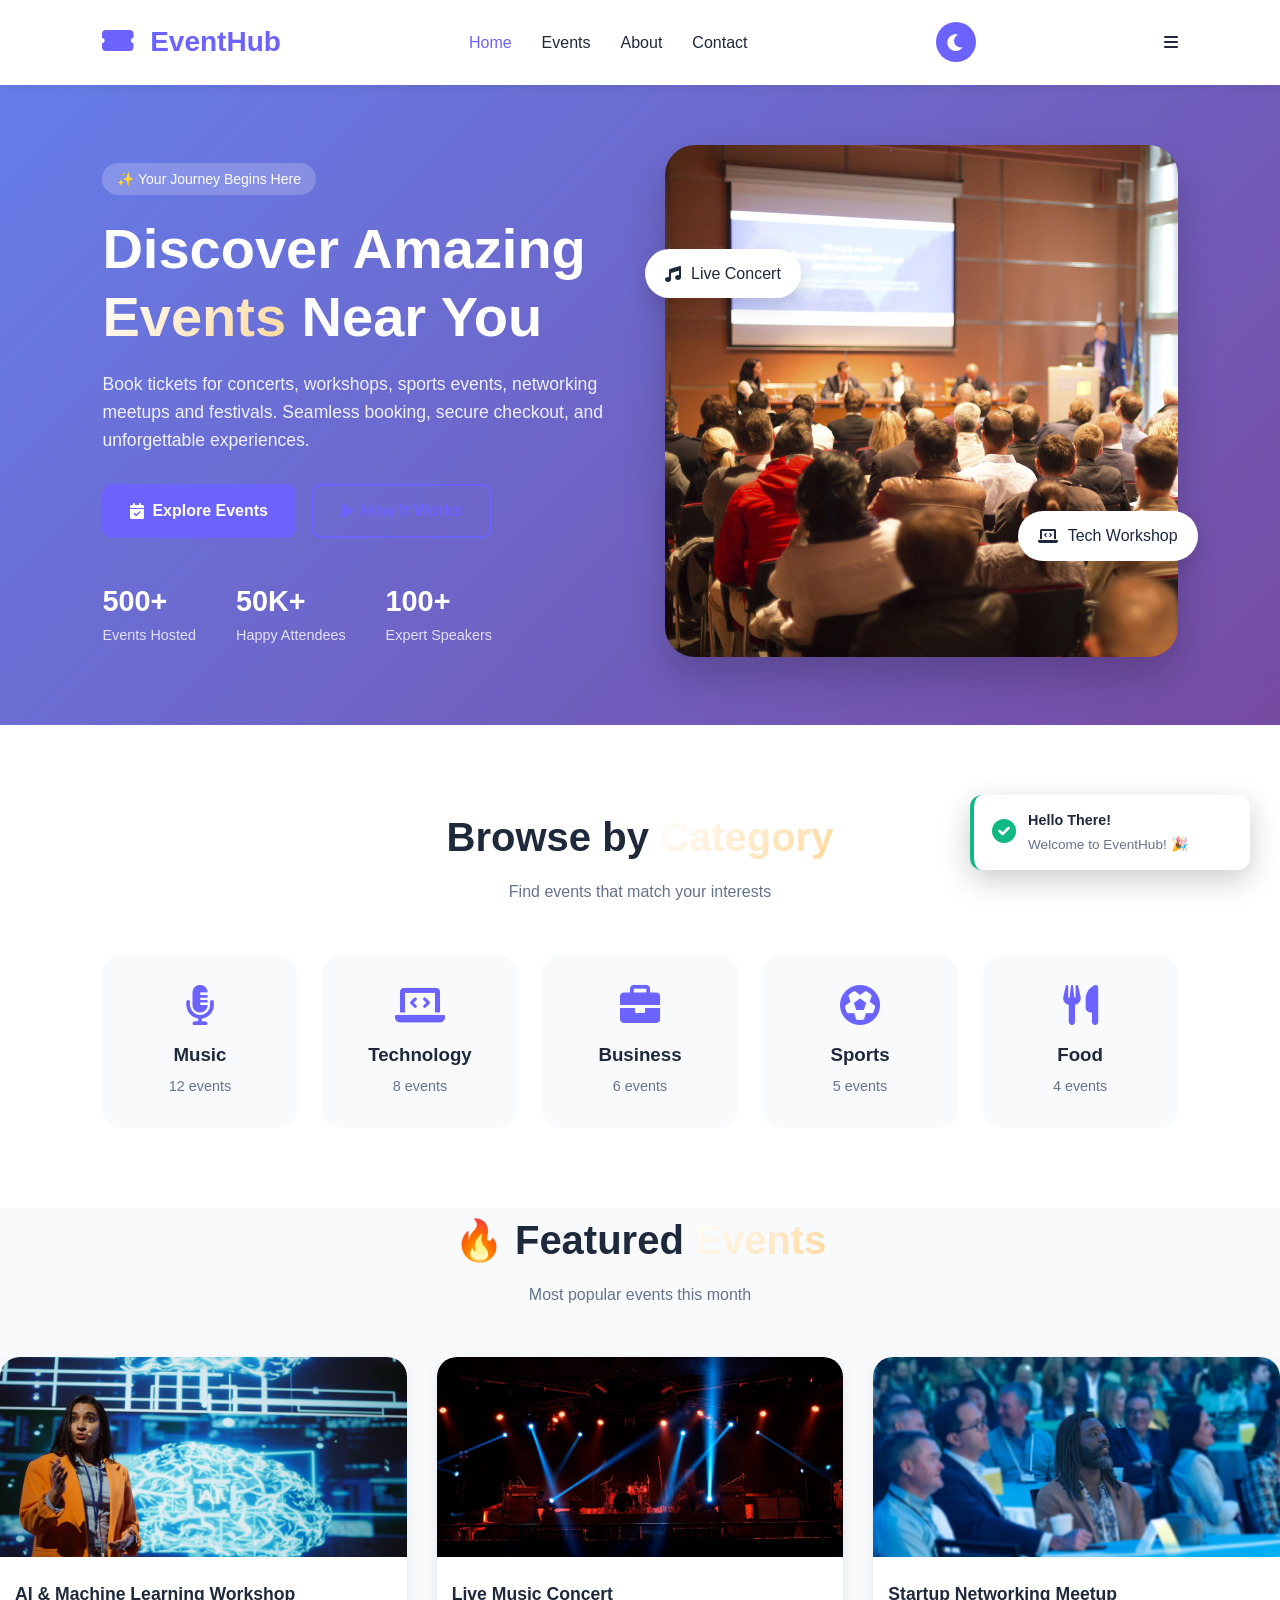
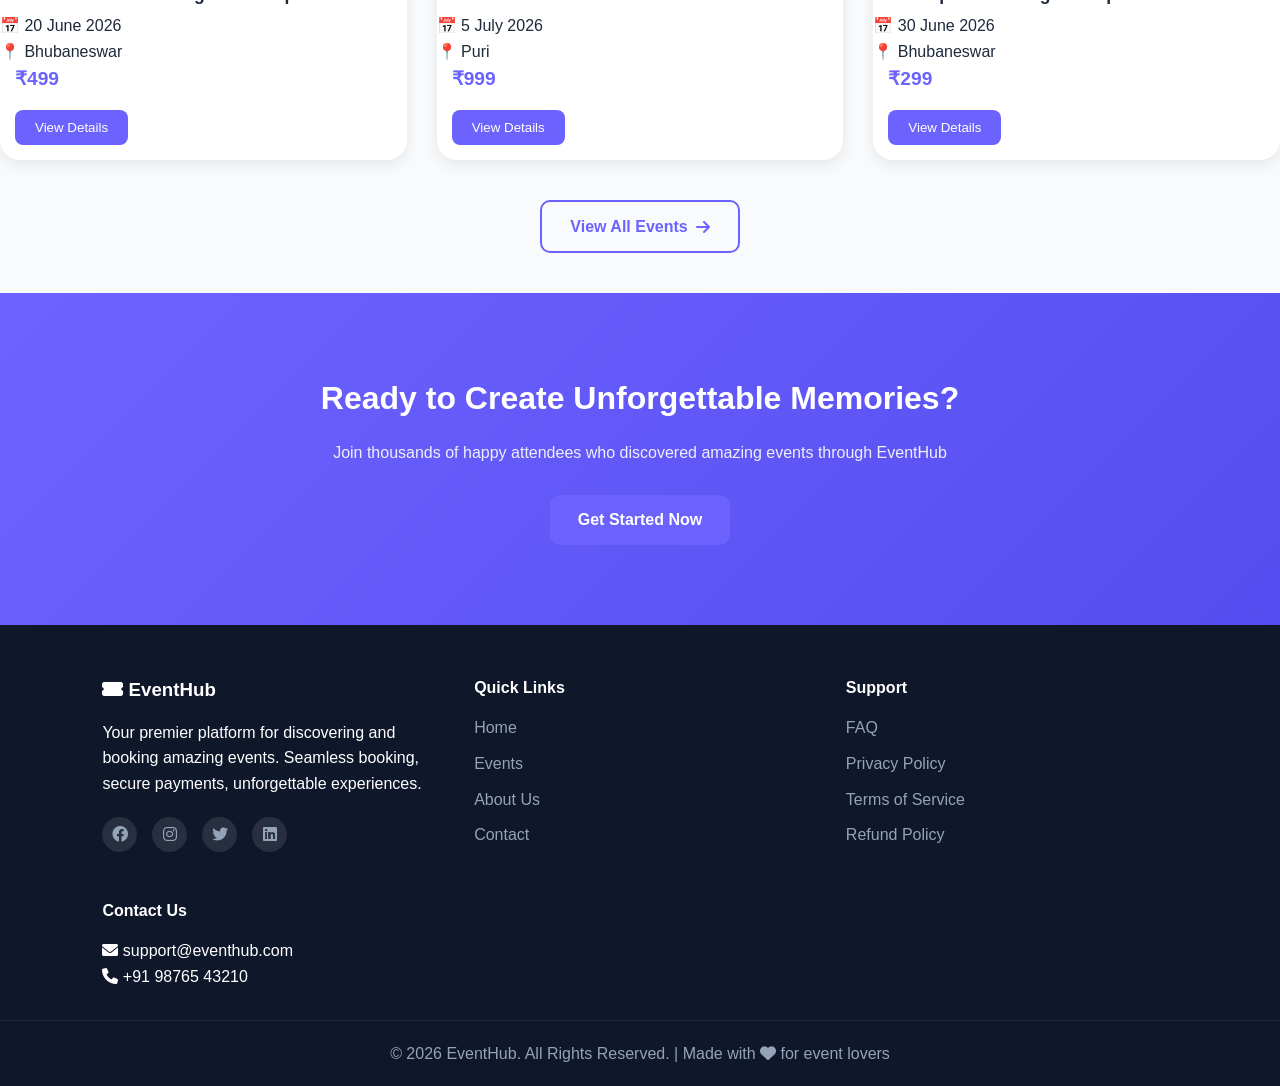
<file: index.html>
<!DOCTYPE html>
<html lang="en">
<head>
    <meta charset="UTF-8">
    <meta name="viewport" content="width=device-width, initial-scale=1.0, user-scalable=yes">
    <title>EventHub | Discover & Book Amazing Events</title>
    <link rel="stylesheet" href="css/style.css">
    <link rel="stylesheet" href="css/dark-mode.css">
    <link rel="stylesheet" href="css/toast.css">
    <link rel="stylesheet" href="https://cdnjs.cloudflare.com/ajax/libs/font-awesome/6.0.0-beta3/css/all.min.css">
</head>
<body>

    <nav class="navbar">
        <div class="logo">
            <i class="fas fa-ticket-alt"></i> EventHub
        </div>
        <ul class="nav-links">
            <li><a href="index.html" class="active">Home</a></li>
            <li><a href="events.html">Events</a></li>
            <li><a href="about.html">About</a></li>
            <li><a href="contact.html">Contact</a></li>
        </ul>
        <button class="dark-mode-toggle" id="darkModeToggle">
            <i class="fas fa-moon"></i>
        </button>
        <div class="mobile-menu">
            <i class="fas fa-bars"></i>
        </div>
    </nav>

    <section class="hero">
        <div class="hero-content">
            <span class="hero-badge">✨ Your Journey Begins Here</span>
            <h1>Discover Amazing <span class="gradient-text">Events</span> Near You</h1>
            <p>Book tickets for concerts, workshops, sports events, networking meetups and festivals. Seamless booking, secure checkout, and unforgettable experiences.</p>
            <div class="hero-buttons">
                <a href="events.html" class="btn btn-primary">
                    <i class="fas fa-calendar-check"></i> Explore Events
                </a>
                <a href="#" class="btn btn-outline">
                    <i class="fas fa-play"></i> How It Works
                </a>
            </div>
            <div class="stats">
                <div class="stat">
                    <h3>500+</h3>
                    <p>Events Hosted</p>
                </div>
                <div class="stat">
                    <h3>50K+</h3>
                    <p>Happy Attendees</p>
                </div>
                <div class="stat">
                    <h3>100+</h3>
                    <p>Expert Speakers</p>
                </div>
            </div>
        </div>
        <div class="hero-image">
            <img src="images/hero.jpg" alt="Event Celebration">
            <div class="floating-card card-1">
                <i class="fas fa-music"></i>
                <span>Live Concert</span>
            </div>
            <div class="floating-card card-2">
                <i class="fas fa-laptop-code"></i>
                <span>Tech Workshop</span>
            </div>
        </div>
    </section>

    <section class="categories">
        <div class="section-header">
            <h2>Browse by <span class="gradient-text">Category</span></h2>
            <p>Find events that match your interests</p>
        </div>
        <div class="category-container">
            <div class="category-card">
                <i class="fas fa-microphone-alt"></i>
                <h3>Music</h3>
                <p>12 events</p>
            </div>
            <div class="category-card">
                <i class="fas fa-laptop-code"></i>
                <h3>Technology</h3>
                <p>8 events</p>
            </div>
            <div class="category-card">
                <i class="fas fa-briefcase"></i>
                <h3>Business</h3>
                <p>6 events</p>
            </div>
            <div class="category-card">
                <i class="fas fa-futbol"></i>
                <h3>Sports</h3>
                <p>5 events</p>
            </div>
            <div class="category-card">
                <i class="fas fa-utensils"></i>
                <h3>Food</h3>
                <p>4 events</p>
            </div>
        </div>
    </section>

    <section class="featured-events">
        <div class="section-header">
            <h2>🔥 Featured <span class="gradient-text">Events</span></h2>
            <p>Most popular events this month</p>
        </div>
        <div class="event-container" id="featuredContainer">
            <!-- Featured events loaded via JS -->
        </div>
        <div class="view-all">
            <a href="events.html" class="btn btn-outline">View All Events <i class="fas fa-arrow-right"></i></a>
        </div>
    </section>

    <section class="cta">
        <div class="cta-content">
            <h2>Ready to Create Unforgettable Memories?</h2>
            <p>Join thousands of happy attendees who discovered amazing events through EventHub</p>
            <a href="events.html" class="btn btn-primary">Get Started Now</a>
        </div>
    </section>

    <footer>
        <div class="footer-content">
            <div class="footer-section">
                <h3><i class="fas fa-ticket-alt"></i> EventHub</h3>
                <p>Your premier platform for discovering and booking amazing events. Seamless booking, secure payments, unforgettable experiences.</p>
                <div class="social-links">
                    <a href="#"><i class="fab fa-facebook"></i></a>
                    <a href="#"><i class="fab fa-instagram"></i></a>
                    <a href="#"><i class="fab fa-twitter"></i></a>
                    <a href="#"><i class="fab fa-linkedin"></i></a>
                </div>
            </div>
            <div class="footer-section">
                <h4>Quick Links</h4>
                <ul>
                    <li><a href="index.html">Home</a></li>
                    <li><a href="events.html">Events</a></li>
                    <li><a href="about.html">About Us</a></li>
                    <li><a href="contact.html">Contact</a></li>
                </ul>
            </div>
            <div class="footer-section">
                <h4>Support</h4>
                <ul>
                    <li><a href="#">FAQ</a></li>
                    <li><a href="#">Privacy Policy</a></li>
                    <li><a href="#">Terms of Service</a></li>
                    <li><a href="#">Refund Policy</a></li>
                </ul>
            </div>
            <div class="footer-section">
                <h4>Contact Us</h4>
                <p><i class="fas fa-envelope"></i> support@eventhub.com</p>
                <p><i class="fas fa-phone"></i> +91 98765 43210</p>
            </div>
        </div>
        <div class="footer-bottom">
            <p>&copy; 2026 EventHub. All Rights Reserved. | Made with <i class="fas fa-heart"></i> for event lovers</p>
        </div>
    </footer>

    <script src="js/toast.js"></script>
    <script src="js/script.js"></script>
</body>
</html>
</file>
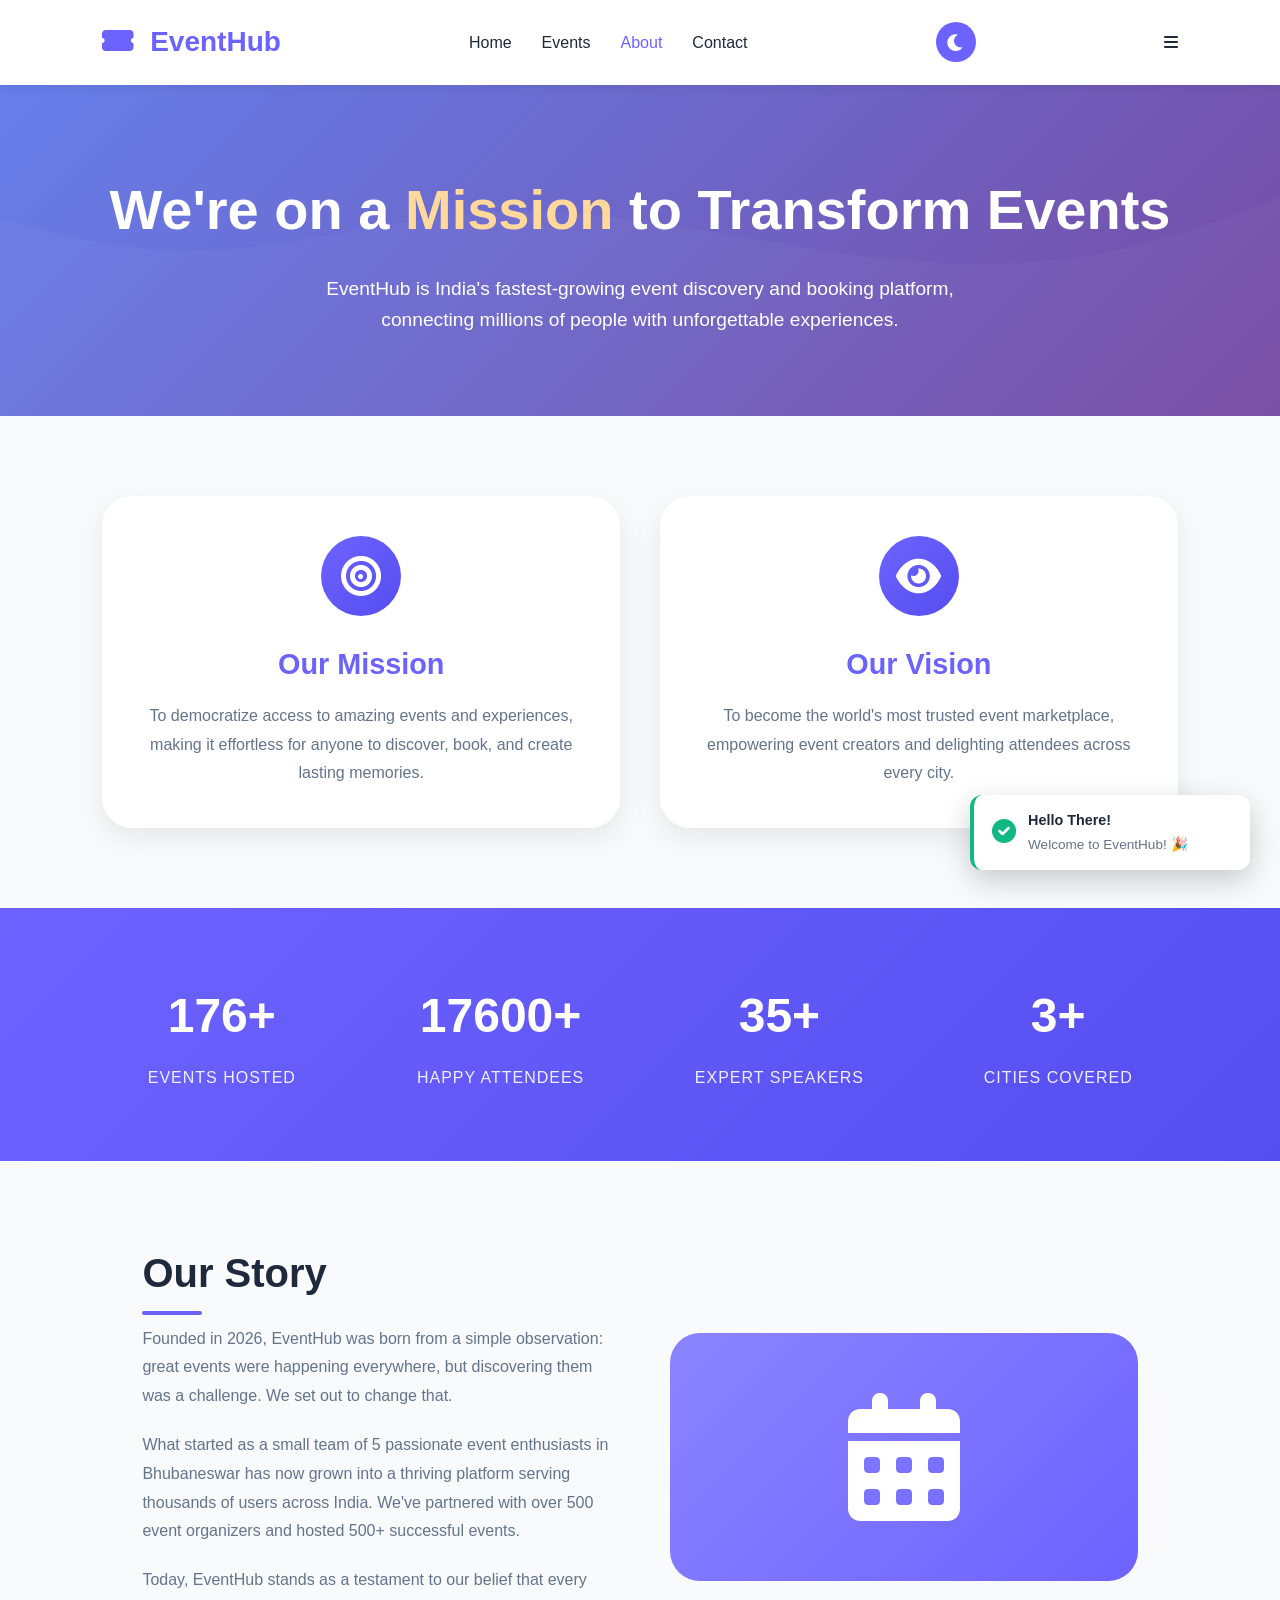
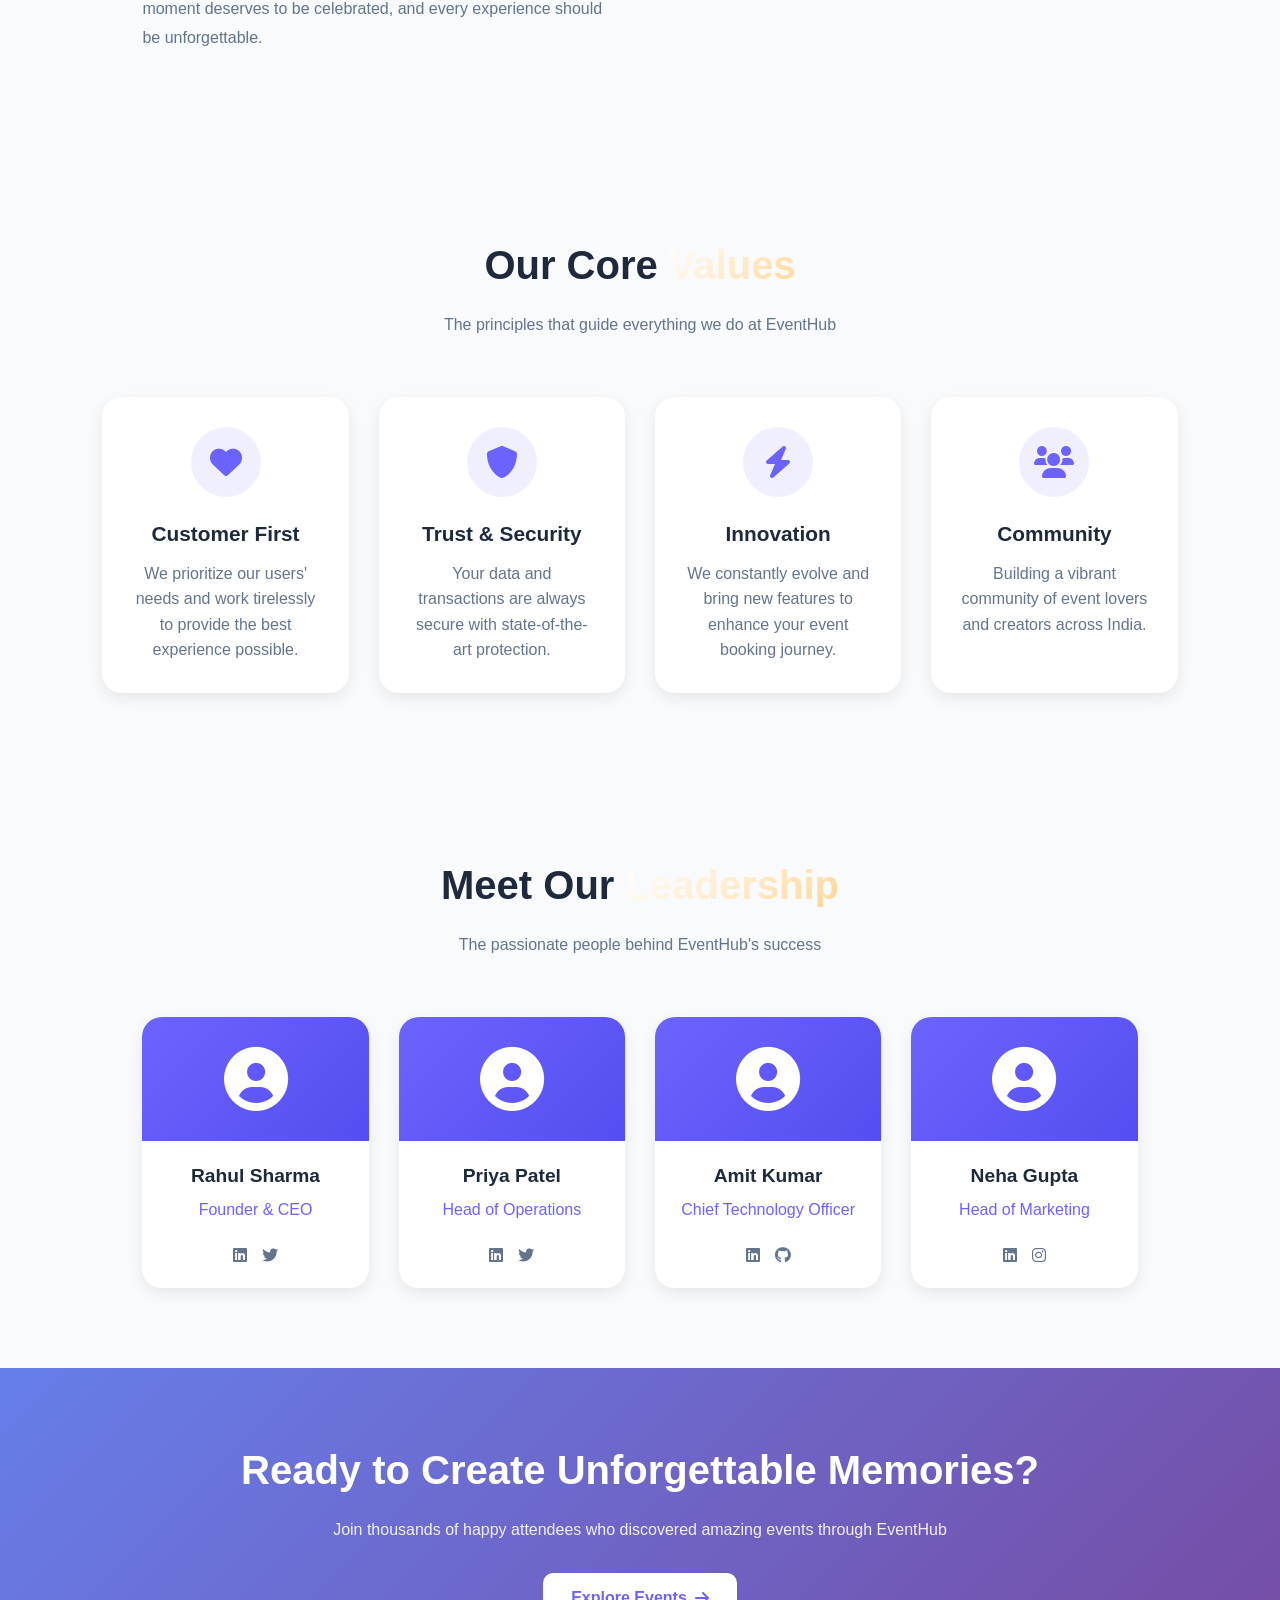
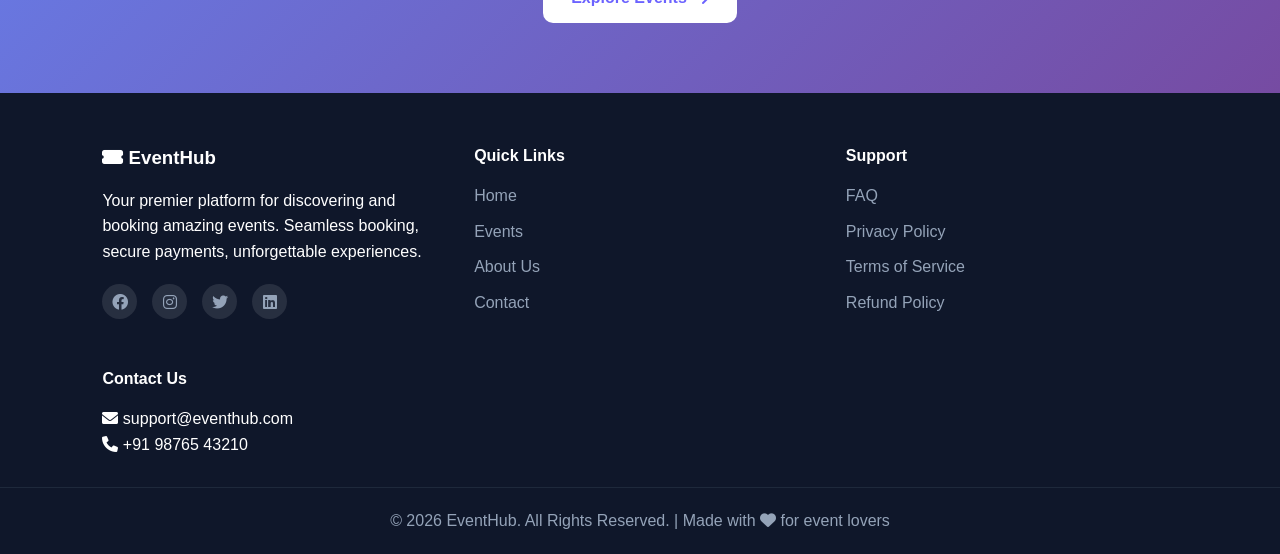
<file: about.html>
<!DOCTYPE html>
<html lang="en">
<head>
    <meta charset="UTF-8">
    <meta name="viewport" content="width=device-width, initial-scale=1.0, user-scalable=yes">  
    <title>About Us | EventHub - Your Premier Event Booking Platform</title> 
    <link rel="stylesheet" href="css/style.css">
    <link rel="stylesheet" href="css/dark-mode.css">
    <link rel="stylesheet" href="css/toast.css">
    <link rel="stylesheet" href="https://cdnjs.cloudflare.com/ajax/libs/font-awesome/6.0.0-beta3/css/all.min.css">
    <style>
        /* Additional premium styles for About page */
        .about-hero {
            background: linear-gradient(135deg, #667eea 0%, #764ba2 100%);
            padding: 80px 8%;
            text-align: center;
            color: white;
            position: relative;
            overflow: hidden;
        }
        
        .about-hero::before {
            content: '';
            position: absolute;
            top: 0;
            left: 0;
            right: 0;
            bottom: 0;
            background: url('data:image/svg+xml,<svg xmlns="http://www.w3.org/2000/svg" viewBox="0 0 1440 320"><path fill="rgba(255,255,255,0.1)" d="M0,96L48,112C96,128,192,160,288,160C384,160,480,128,576,122.7C672,117,768,139,864,154.7C960,171,1056,181,1152,165.3C1248,149,1344,107,1392,85.3L1440,64L1440,320L1392,320C1344,320,1248,320,1152,320C1056,320,960,320,864,320C768,320,672,320,576,320C480,320,384,320,288,320C192,320,96,320,48,320L0,320Z"></path></svg>') no-repeat bottom;
            background-size: cover;
            opacity: 0.3;
        }
        
        .about-hero h1 {
            font-size: 3.5rem;
            margin-bottom: 20px;
            position: relative;
            animation: fadeInUp 0.8s ease;
        }
        
        .about-hero p {
            font-size: 1.2rem;
            max-width: 700px;
            margin: 0 auto;
            position: relative;
            animation: fadeInUp 0.8s ease 0.2s backwards;
        }
        
        @keyframes fadeInUp {
            from {
                opacity: 0;
                transform: translateY(30px);
            }
            to {
                opacity: 1;
                transform: translateY(0);
            }
        }
        
        /* Mission Vision Section */
        .mv-section {
            padding: 80px 8%;
            background: var(--light);
        }
        
        body.dark-mode .mv-section {
            background: #0f172a;
        }
        
        .mv-grid {
            display: grid;
            grid-template-columns: repeat(2, 1fr);
            gap: 40px;
            max-width: 1200px;
            margin: 0 auto;
        }
        
        .mv-card {
            background: white;
            border-radius: 30px;
            padding: 40px;
            text-align: center;
            transition: all 0.4s ease;
            box-shadow: 0 10px 30px rgba(0,0,0,0.08);
        }
        
        body.dark-mode .mv-card {
            background: #1e293b;
        }
        
        .mv-card:hover {
            transform: translateY(-10px);
            box-shadow: 0 20px 40px rgba(108, 99, 255, 0.15);
        }
        
        .mv-icon {
            width: 80px;
            height: 80px;
            background: linear-gradient(135deg, var(--primary), var(--primary-dark));
            border-radius: 50%;
            display: flex;
            align-items: center;
            justify-content: center;
            margin: 0 auto 25px;
        }
        
        .mv-icon i {
            font-size: 2.5rem;
            color: white;
        }
        
        .mv-card h3 {
            font-size: 1.8rem;
            margin-bottom: 15px;
            color: var(--primary);
        }
        
        .mv-card p {
            color: var(--gray);
            line-height: 1.8;
            font-size: 1rem;
        }
        
        /* Stats Counter Section */
        .stats-counter {
            background: linear-gradient(135deg, var(--primary) 0%, var(--primary-dark) 100%);
            padding: 70px 8%;
            color: white;
        }
        
        .stats-grid {
            display: grid;
            grid-template-columns: repeat(4, 1fr);
            gap: 40px;
            max-width: 1200px;
            margin: 0 auto;
            text-align: center;
        }
        
        .stat-counter-item {
            animation: fadeInUp 0.6s ease;
        }
        
        .stat-number {
            font-size: 3rem;
            font-weight: 800;
            display: block;
            margin-bottom: 10px;
        }
        
        .stat-label {
            font-size: 1rem;
            opacity: 0.9;
            text-transform: uppercase;
            letter-spacing: 1px;
        }
        
        /* Story Section */
        .story-section {
            padding: 80px 8%;
            max-width: 1200px;
            margin: 0 auto;
        }
        
        .story-grid {
            display: grid;
            grid-template-columns: 1fr 1fr;
            gap: 60px;
            align-items: center;
        }
        
        .story-content h2 {
            font-size: 2.5rem;
            margin-bottom: 20px;
            position: relative;
            display: inline-block;
        }
        
        .story-content h2::after {
            content: '';
            position: absolute;
            bottom: -10px;
            left: 0;
            width: 60px;
            height: 4px;
            background: var(--primary);
            border-radius: 2px;
        }
        
        .story-content p {
            color: var(--gray);
            line-height: 1.8;
            margin-bottom: 20px;
        }
        
        .story-image {
            background: linear-gradient(135deg, var(--primary-light), var(--primary));
            border-radius: 30px;
            padding: 60px;
            text-align: center;
            animation: float 3s ease-in-out infinite;
        }
        
        @keyframes float {
            0%, 100% { transform: translateY(0); }
            50% { transform: translateY(-20px); }
        }
        
        .story-image i {
            font-size: 8rem;
            color: white;
        }
        
        /* Values Section */
        .values-section {
            padding: 80px 8%;
            background: var(--light);
        }
        
        body.dark-mode .values-section {
            background: #0f172a;
        }
        
        .section-title {
            text-align: center;
            margin-bottom: 60px;
        }
        
        .section-title h2 {
            font-size: 2.5rem;
            margin-bottom: 15px;
        }
        
        .section-title p {
            color: var(--gray);
            max-width: 600px;
            margin: 0 auto;
        }
        
        .values-grid {
            display: grid;
            grid-template-columns: repeat(4, 1fr);
            gap: 30px;
            max-width: 1200px;
            margin: 0 auto;
        }
        
        .value-card {
            background: white;
            border-radius: 20px;
            padding: 30px;
            text-align: center;
            transition: all 0.3s ease;
            box-shadow: 0 5px 15px rgba(0,0,0,0.08);
        }
        
        body.dark-mode .value-card {
            background: #1e293b;
        }
        
        .value-card:hover {
            transform: translateY(-5px);
            box-shadow: 0 15px 30px rgba(108, 99, 255, 0.15);
        }
        
        .value-icon {
            width: 70px;
            height: 70px;
            background: rgba(108, 99, 255, 0.1);
            border-radius: 50%;
            display: flex;
            align-items: center;
            justify-content: center;
            margin: 0 auto 20px;
        }
        
        .value-icon i {
            font-size: 2rem;
            color: var(--primary);
        }
        
        .value-card h4 {
            font-size: 1.3rem;
            margin-bottom: 10px;
        }
        
        .value-card p {
            color: var(--gray);
            line-height: 1.6;
        }
        
        /* Team Section */
        .team-section {
            padding: 80px 8%;
            max-width: 1200px;
            margin: 0 auto;
        }
        
        .team-grid {
            display: grid;
            grid-template-columns: repeat(4, 1fr);
            gap: 30px;
        }
        
        .team-card {
            background: white;
            border-radius: 20px;
            overflow: hidden;
            text-align: center;
            transition: all 0.3s ease;
            box-shadow: 0 5px 15px rgba(0,0,0,0.08);
        }
        
        body.dark-mode .team-card {
            background: #1e293b;
        }
        
        .team-card:hover {
            transform: translateY(-10px);
            box-shadow: 0 20px 40px rgba(0,0,0,0.15);
        }
        
        .team-image {
            background: linear-gradient(135deg, var(--primary), var(--primary-dark));
            padding: 30px;
        }
        
        .team-image i {
            font-size: 4rem;
            color: white;
        }
        
        .team-card h4 {
            font-size: 1.2rem;
            margin-top: 20px;
            margin-bottom: 5px;
        }
        
        .team-card p {
            color: var(--primary);
            margin-bottom: 20px;
            font-weight: 500;
        }
        
        .team-social {
            padding-bottom: 20px;
            display: flex;
            justify-content: center;
            gap: 15px;
        }
        
        .team-social a {
            color: var(--gray);
            transition: 0.3s;
        }
        
        .team-social a:hover {
            color: var(--primary);
            transform: translateY(-3px);
        }
        
        /* CTA Section */
        .about-cta {
            background: linear-gradient(135deg, #667eea 0%, #764ba2 100%);
            padding: 70px 8%;
            text-align: center;
            color: white;
        }
        
        .about-cta h2 {
            font-size: 2.5rem;
            margin-bottom: 15px;
        }
        
        .about-cta p {
            margin-bottom: 30px;
            opacity: 0.9;
        }
        
        .about-cta .btn {
            background: white;
            color: var(--primary);
        }
        
        .about-cta .btn:hover {
            transform: translateY(-3px);
            box-shadow: 0 10px 25px rgba(0,0,0,0.2);
        }
        
        /* Responsive */
        @media (max-width: 1024px) {
            .values-grid, .team-grid {
                grid-template-columns: repeat(2, 1fr);
            }
            .stats-grid {
                grid-template-columns: repeat(2, 1fr);
            }
        }
        
        @media (max-width: 768px) {
            .about-hero h1 {
                font-size: 2rem;
            }
            .mv-grid, .story-grid, .values-grid, .team-grid {
                grid-template-columns: 1fr;
            }
            .stats-grid {
                grid-template-columns: 1fr;
                gap: 30px;
            }
            .stat-number {
                font-size: 2rem;
            }
        }
    </style>
</head>
<body>

    <nav class="navbar">
        <div class="logo">
            <i class="fas fa-ticket-alt"></i> EventHub
        </div>
        <ul class="nav-links">
            <li><a href="index.html">Home</a></li>
            <li><a href="events.html">Events</a></li>
            <li><a href="about.html" class="active">About</a></li>
            <li><a href="contact.html">Contact</a></li>
        </ul>
        <button class="dark-mode-toggle" id="darkModeToggle">
            <i class="fas fa-moon"></i>
        </button>
        <div class="mobile-menu">
            <i class="fas fa-bars"></i>
        </div>
    </nav>

    <!-- Hero Section -->
    <section class="about-hero">
        <h1>We're on a <span style="color: #ffd89b;">Mission</span> to Transform Events</h1>
        <p>EventHub is India's fastest-growing event discovery and booking platform, connecting millions of people with unforgettable experiences.</p>
    </section>

    <!-- Mission & Vision -->
    <section class="mv-section">
        <div class="mv-grid">
            <div class="mv-card">
                <div class="mv-icon">
                    <i class="fas fa-bullseye"></i>
                </div>
                <h3>Our Mission</h3>
                <p>To democratize access to amazing events and experiences, making it effortless for anyone to discover, book, and create lasting memories.</p>
            </div>
            <div class="mv-card">
                <div class="mv-icon">
                    <i class="fas fa-eye"></i>
                </div>
                <h3>Our Vision</h3>
                <p>To become the world's most trusted event marketplace, empowering event creators and delighting attendees across every city.</p>
            </div>
        </div>
    </section>

    <!-- Stats Counter Section -->
    <section class="stats-counter">
        <div class="stats-grid">
            <div class="stat-counter-item">
                <span class="stat-number" id="stat1">500+</span>
                <span class="stat-label">Events Hosted</span>
            </div>
            <div class="stat-counter-item">
                <span class="stat-number" id="stat2">50K+</span>
                <span class="stat-label">Happy Attendees</span>
            </div>
            <div class="stat-counter-item">
                <span class="stat-number" id="stat3">100+</span>
                <span class="stat-label">Expert Speakers</span>
            </div>
            <div class="stat-counter-item">
                <span class="stat-number" id="stat4">10+</span>
                <span class="stat-label">Cities Covered</span>
            </div>
        </div>
    </section>

    <!-- Our Story -->
    <section class="story-section">
        <div class="story-grid">
            <div class="story-content">
                <h2>Our Story</h2>
                <p>Founded in 2026, EventHub was born from a simple observation: great events were happening everywhere, but discovering them was a challenge. We set out to change that.</p>
                <p>What started as a small team of 5 passionate event enthusiasts in Bhubaneswar has now grown into a thriving platform serving thousands of users across India. We've partnered with over 500 event organizers and hosted 500+ successful events.</p>
                <p>Today, EventHub stands as a testament to our belief that every moment deserves to be celebrated, and every experience should be unforgettable.</p>
            </div>
            <div class="story-image">
                <i class="fas fa-calendar-alt"></i>
            </div>
        </div>
    </section>

    <!-- Our Values -->
    <section class="values-section">
        <div class="section-title">
            <h2>Our Core <span class="gradient-text">Values</span></h2>
            <p>The principles that guide everything we do at EventHub</p>
        </div>
        <div class="values-grid">
            <div class="value-card">
                <div class="value-icon">
                    <i class="fas fa-heart"></i>
                </div>
                <h4>Customer First</h4>
                <p>We prioritize our users' needs and work tirelessly to provide the best experience possible.</p>
            </div>
            <div class="value-card">
                <div class="value-icon">
                    <i class="fas fa-shield-alt"></i>
                </div>
                <h4>Trust & Security</h4>
                <p>Your data and transactions are always secure with state-of-the-art protection.</p>
            </div>
            <div class="value-card">
                <div class="value-icon">
                    <i class="fas fa-bolt"></i>
                </div>
                <h4>Innovation</h4>
                <p>We constantly evolve and bring new features to enhance your event booking journey.</p>
            </div>
            <div class="value-card">
                <div class="value-icon">
                    <i class="fas fa-users"></i>
                </div>
                <h4>Community</h4>
                <p>Building a vibrant community of event lovers and creators across India.</p>
            </div>
        </div>
    </section>

    <!-- Meet Our Team -->
    <section class="team-section">
        <div class="section-title">
            <h2>Meet Our <span class="gradient-text">Leadership</span></h2>
            <p>The passionate people behind EventHub's success</p>
        </div>
        <div class="team-grid">
            <div class="team-card">
                <div class="team-image">
                    <i class="fas fa-user-circle"></i>
                </div>
                <h4>Rahul Sharma</h4>
                <p>Founder & CEO</p>
                <div class="team-social">
                    <a href="#"><i class="fab fa-linkedin"></i></a>
                    <a href="#"><i class="fab fa-twitter"></i></a>
                </div>
            </div>
            <div class="team-card">
                <div class="team-image">
                    <i class="fas fa-user-circle"></i>
                </div>
                <h4>Priya Patel</h4>
                <p>Head of Operations</p>
                <div class="team-social">
                    <a href="#"><i class="fab fa-linkedin"></i></a>
                    <a href="#"><i class="fab fa-twitter"></i></a>
                </div>
            </div>
            <div class="team-card">
                <div class="team-image">
                    <i class="fas fa-user-circle"></i>
                </div>
                <h4>Amit Kumar</h4>
                <p>Chief Technology Officer</p>
                <div class="team-social">
                    <a href="#"><i class="fab fa-linkedin"></i></a>
                    <a href="#"><i class="fab fa-github"></i></a>
                </div>
            </div>
            <div class="team-card">
                <div class="team-image">
                    <i class="fas fa-user-circle"></i>
                </div>
                <h4>Neha Gupta</h4>
                <p>Head of Marketing</p>
                <div class="team-social">
                    <a href="#"><i class="fab fa-linkedin"></i></a>
                    <a href="#"><i class="fab fa-instagram"></i></a>
                </div>
            </div>
        </div>
    </section>

    <!-- Call to Action -->
    <section class="about-cta">
        <h2>Ready to Create Unforgettable Memories?</h2>
        <p>Join thousands of happy attendees who discovered amazing events through EventHub</p>
        <a href="events.html" class="btn">Explore Events <i class="fas fa-arrow-right"></i></a>
    </section>

    <footer>
        <div class="footer-content">
            <div class="footer-section">
                <h3><i class="fas fa-ticket-alt"></i> EventHub</h3>
                <p>Your premier platform for discovering and booking amazing events. Seamless booking, secure payments, unforgettable experiences.</p>
                <div class="social-links">
                    <a href="#"><i class="fab fa-facebook"></i></a>
                    <a href="#"><i class="fab fa-instagram"></i></a>
                    <a href="#"><i class="fab fa-twitter"></i></a>
                    <a href="#"><i class="fab fa-linkedin"></i></a>
                </div>
            </div>
            <div class="footer-section">
                <h4>Quick Links</h4>
                <ul>
                    <li><a href="index.html">Home</a></li>
                    <li><a href="events.html">Events</a></li>
                    <li><a href="about.html">About Us</a></li>
                    <li><a href="contact.html">Contact</a></li>
                </ul>
            </div>
            <div class="footer-section">
                <h4>Support</h4>
                <ul>
                    <li><a href="#">FAQ</a></li>
                    <li><a href="#">Privacy Policy</a></li>
                    <li><a href="#">Terms of Service</a></li>
                    <li><a href="#">Refund Policy</a></li>
                </ul>
            </div>
            <div class="footer-section">
                <h4>Contact Us</h4>
                <p><i class="fas fa-envelope"></i> support@eventhub.com</p>
                <p><i class="fas fa-phone"></i> +91 98765 43210</p>
            </div>
        </div>
        <div class="footer-bottom">
            <p>&copy; 2026 EventHub. All Rights Reserved. | Made with <i class="fas fa-heart"></i> for event lovers</p>
        </div>
    </footer>

    <script src="js/toast.js"></script>
    <script src="js/script.js"></script>
    <script>
        // Animated counter for stats
        function animateCounter(elementId, targetValue) {
            const element = document.getElementById(elementId);
            if (!element) return;
            
            let currentValue = 0;
            const duration = 2000;
            const increment = targetValue / (duration / 16);
            
            const updateCounter = () => {
                currentValue += increment;
                if (currentValue < targetValue) {
                    element.textContent = Math.floor(currentValue) + (targetValue > 1000 ? '+' : '+');
                    requestAnimationFrame(updateCounter);
                } else {
                    element.textContent = targetValue + (targetValue > 1000 ? '+' : '+');
                }
            };
            
            updateCounter();
        }
        
        // Trigger counters when in view
        const observerOptions = {
            threshold: 0.3
        };
        
        const statsObserver = new IntersectionObserver((entries) => {
            entries.forEach(entry => {
                if (entry.isIntersecting) {
                    animateCounter('stat1', 500);
                    animateCounter('stat2', 50000);
                    animateCounter('stat3', 100);
                    animateCounter('stat4', 10);
                    statsObserver.unobserve(entry.target);
                }
            });
        }, observerOptions);
        
        const statsSection = document.querySelector('.stats-counter');
        if (statsSection) {
            statsObserver.observe(statsSection);
        }
        
        // Animation on scroll for cards
        const fadeObserver = new IntersectionObserver((entries) => {
            entries.forEach(entry => {
                if (entry.isIntersecting) {
                    entry.target.style.opacity = '1';
                    entry.target.style.transform = 'translateY(0)';
                }
            });
        }, { threshold: 0.1, rootMargin: '0px 0px -50px 0px' });
        
        document.querySelectorAll('.mv-card, .value-card, .team-card').forEach(el => {
            el.style.opacity = '0';
            el.style.transform = 'translateY(30px)';
            el.style.transition = 'all 0.6s ease';
            fadeObserver.observe(el);
        });
    </script>
</body>
</html>
</file>
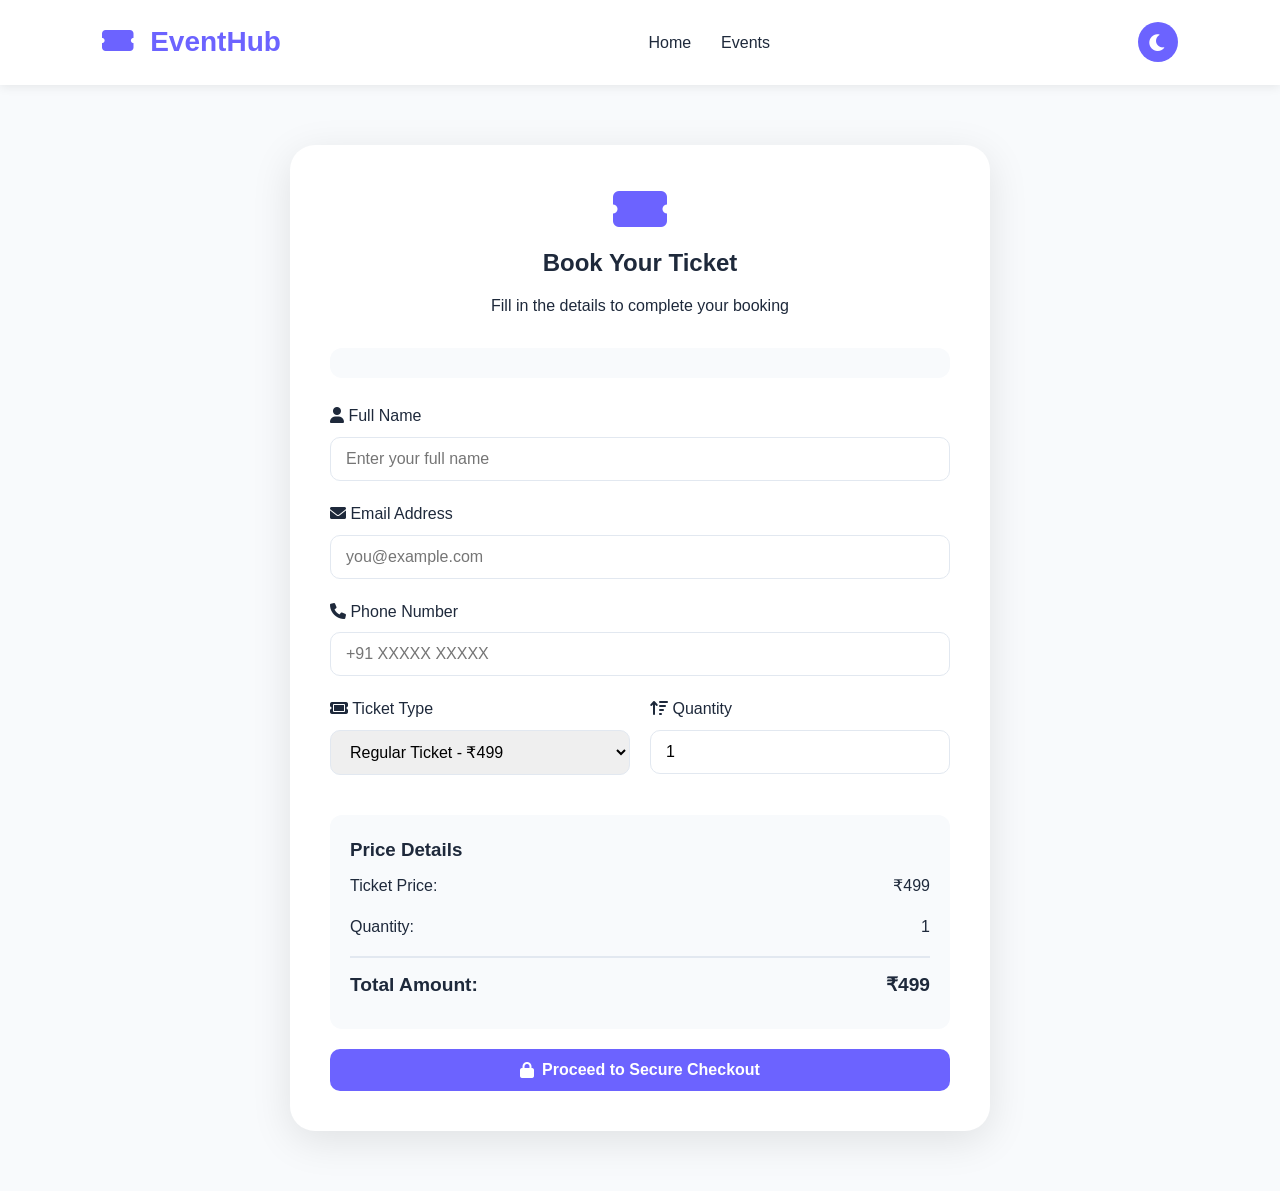
<file: booking.html>
<!DOCTYPE html>
<html lang="en">
<head>
    <meta charset="UTF-8">
    <meta name="viewport" content="width=device-width, initial-scale=1.0">
    <title>Book Event | EventHub</title>
    <link rel="stylesheet" href="css/style.css">
    <link rel="stylesheet" href="css/dark-mode.css">
    <link rel="stylesheet" href="css/toast.css">
    <link rel="stylesheet" href="https://cdnjs.cloudflare.com/ajax/libs/font-awesome/6.0.0-beta3/css/all.min.css">
</head>
<body>

    <nav class="navbar">
        <div class="logo">
            <i class="fas fa-ticket-alt"></i> EventHub
        </div>
        <ul class="nav-links">
            <li><a href="index.html">Home</a></li>
            <li><a href="events.html">Events</a></li>
        </ul>
        <button class="dark-mode-toggle" id="darkModeToggle">
            <i class="fas fa-moon"></i>
        </button>
    </nav>

    <section class="booking">
        <div class="booking-header">
            <i class="fas fa-ticket-alt"></i>
            <h1>Book Your Ticket</h1>
            <p>Fill in the details to complete your booking</p>
        </div>

        <div id="eventSummary" class="event-summary"></div>

        <form id="bookingForm">
            <div class="form-group">
                <label><i class="fas fa-user"></i> Full Name</label>
                <input type="text" id="name" placeholder="Enter your full name" required>
            </div>

            <div class="form-group">
                <label><i class="fas fa-envelope"></i> Email Address</label>
                <input type="email" id="email" placeholder="you@example.com" required>
            </div>

            <div class="form-group">
                <label><i class="fas fa-phone"></i> Phone Number</label>
                <input type="tel" id="phone" placeholder="+91 XXXXX XXXXX" required>
            </div>

            <div class="form-row">
                <div class="form-group">
                    <label><i class="fas fa-ticket"></i> Ticket Type</label>
                    <select id="ticketType">
                        <option value="499">Regular Ticket - ₹499</option>
                        <option value="999">VIP Ticket - ₹999 (Includes Premium Seating + Goodies)</option>
                        <option value="1499">VVIP Ticket - ₹1499 (Backstage Access + Meet & Greet)</option>
                    </select>
                </div>

                <div class="form-group">
                    <label><i class="fas fa-sort-amount-up"></i> Quantity</label>
                    <input type="number" id="quantity" value="1" min="1" max="10">
                </div>
            </div>

            <div class="price-breakdown">
                <h3>Price Details</h3>
                <div class="price-row">
                    <span>Ticket Price:</span>
                    <span id="ticketPriceDisplay">₹499</span>
                </div>
                <div class="price-row">
                    <span>Quantity:</span>
                    <span id="quantityDisplay">1</span>
                </div>
                <div class="price-row total">
                    <span>Total Amount:</span>
                    <span id="totalPrice">₹499</span>
                </div>
            </div>

            <button type="submit" class="btn btn-primary btn-block">
                <i class="fas fa-lock"></i> Proceed to Secure Checkout
            </button>
        </form>
    </section>

    <script src="js/toast.js"></script>
    <script src="js/booking.js"></script>
</body>
</html>
</file>
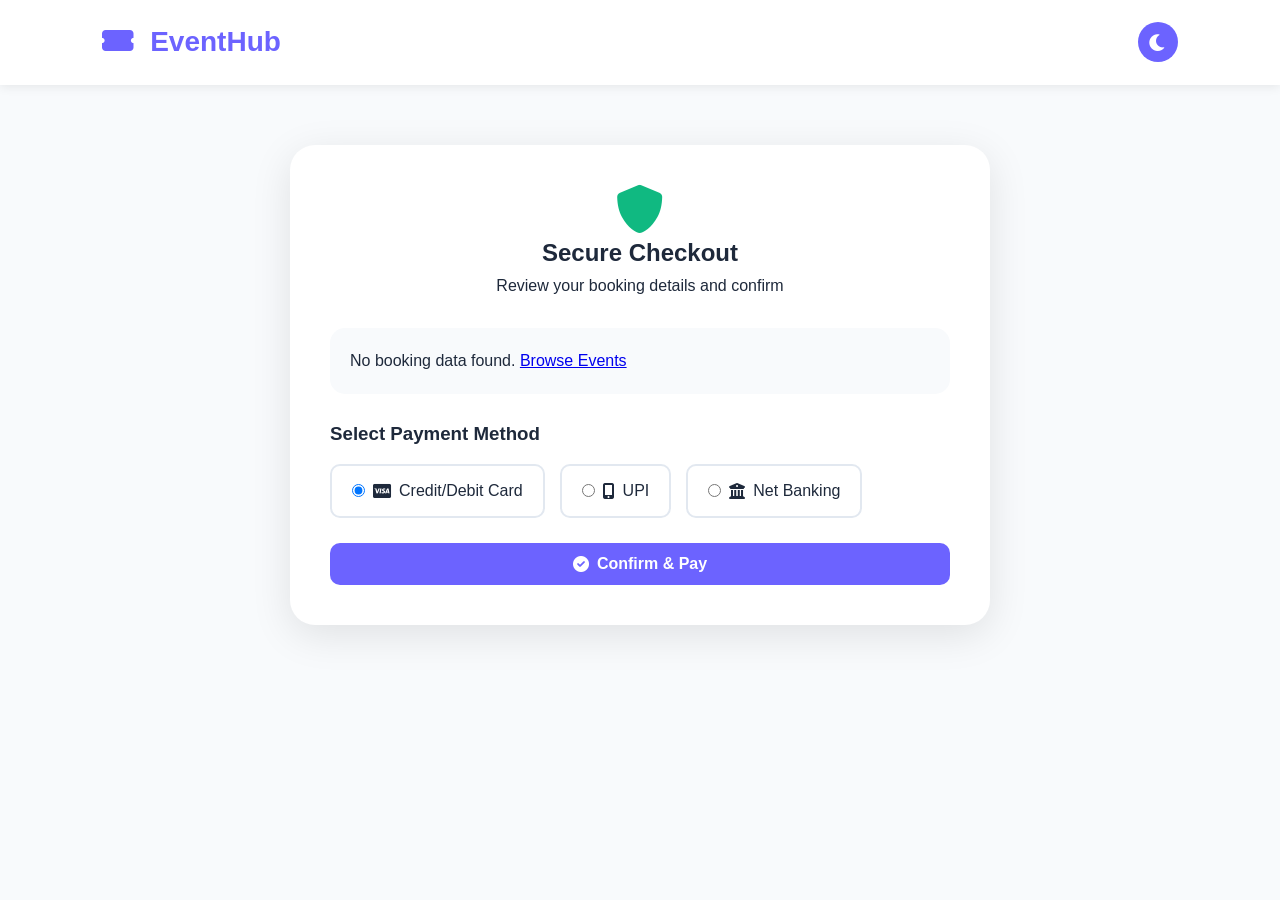
<file: checkout.html>
<!DOCTYPE html>
<html lang="en">
<head>
    <meta charset="UTF-8">
    <meta name="viewport" content="width=device-width, initial-scale=1.0">
    <title>Secure Checkout | EventHub</title>
    <link rel="stylesheet" href="css/style.css">
    <link rel="stylesheet" href="css/dark-mode.css">
    <link rel="stylesheet" href="css/toast.css">
    <link rel="stylesheet" href="https://cdnjs.cloudflare.com/ajax/libs/font-awesome/6.0.0-beta3/css/all.min.css">
</head>
<body>

    <nav class="navbar">
        <div class="logo">
            <i class="fas fa-ticket-alt"></i> EventHub
        </div>
        <button class="dark-mode-toggle" id="darkModeToggle">
            <i class="fas fa-moon"></i>
        </button>
    </nav>

    <section class="checkout-container">
        <div class="checkout-wrapper">
            <div class="checkout-header">
                <i class="fas fa-shield-alt"></i>
                <h1>Secure Checkout</h1>
                <p>Review your booking details and confirm</p>
            </div>

            <div id="checkoutDetails" class="checkout-details"></div>

            <div class="payment-methods">
                <h3>Select Payment Method</h3>
                <div class="payment-options">
                    <label class="payment-option">
                        <input type="radio" name="payment" value="card" checked>
                        <i class="fab fa-cc-visa"></i> Credit/Debit Card
                    </label>
                    <label class="payment-option">
                        <input type="radio" name="payment" value="upi">
                        <i class="fas fa-mobile-alt"></i> UPI
                    </label>
                    <label class="payment-option">
                        <input type="radio" name="payment" value="netbanking">
                        <i class="fas fa-university"></i> Net Banking
                    </label>
                </div>
            </div>

            <button id="confirmBtn" class="btn btn-primary btn-block">
                <i class="fas fa-check-circle"></i> Confirm & Pay
            </button>
        </div>
    </section>

    <script src="js/toast.js"></script>
    <script src="js/confetti.js"></script>
    <script src="js/checkout.js"></script>
</body>
</html>
</file>
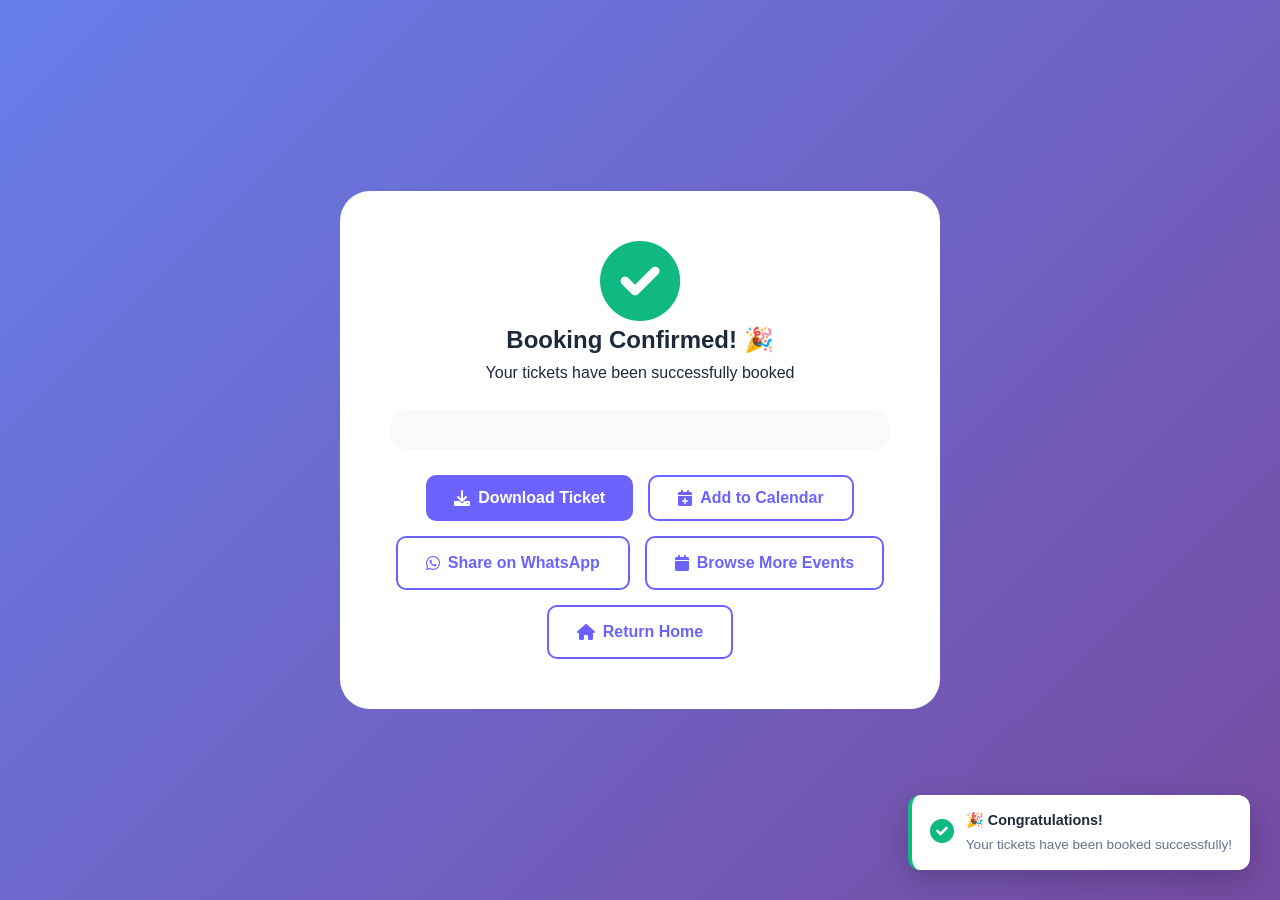
<file: confirmation.html>
<!DOCTYPE html>
<html lang="en">
<head>
    <meta charset="UTF-8">
    <meta name="viewport" content="width=device-width, initial-scale=1.0">
    <title>Booking Confirmed | EventHub</title>
    <link rel="stylesheet" href="css/style.css">
    <link rel="stylesheet" href="css/dark-mode.css">
    <link rel="stylesheet" href="css/toast.css">
    <link rel="stylesheet" href="https://cdnjs.cloudflare.com/ajax/libs/font-awesome/6.0.0-beta3/css/all.min.css">
</head>
<body>

    <section class="confirmation-container">
        <div class="confirmation-card">
            <div class="success-animation">
                <i class="fas fa-check-circle"></i>
            </div>
            <h1>Booking Confirmed! 🎉</h1>
            <p>Your tickets have been successfully booked</p>

            <div id="confirmationDetails" class="booking-summary"></div>

            <div class="confirmation-actions">
                <button id="downloadTicket" class="btn btn-primary">
                    <i class="fas fa-download"></i> Download Ticket
                </button>
                <button id="addToCalendarBtn" class="btn btn-outline">
                    <i class="fas fa-calendar-plus"></i> Add to Calendar
                </button>
                <button id="shareWhatsAppBtn" class="btn btn-outline">
                    <i class="fab fa-whatsapp"></i> Share on WhatsApp
                </button>
                <a href="events.html" class="btn btn-outline">
                    <i class="fas fa-calendar"></i> Browse More Events
                </a>
                <a href="index.html" class="btn btn-outline">
                    <i class="fas fa-home"></i> Return Home
                </a>
            </div>
        </div>
    </section>

    <script src="js/toast.js"></script>
    <script src="js/confetti.js"></script>
    <script src="js/calendar.js"></script>
    <script src="js/checkout.js"></script>
</body>
</html>
</file>
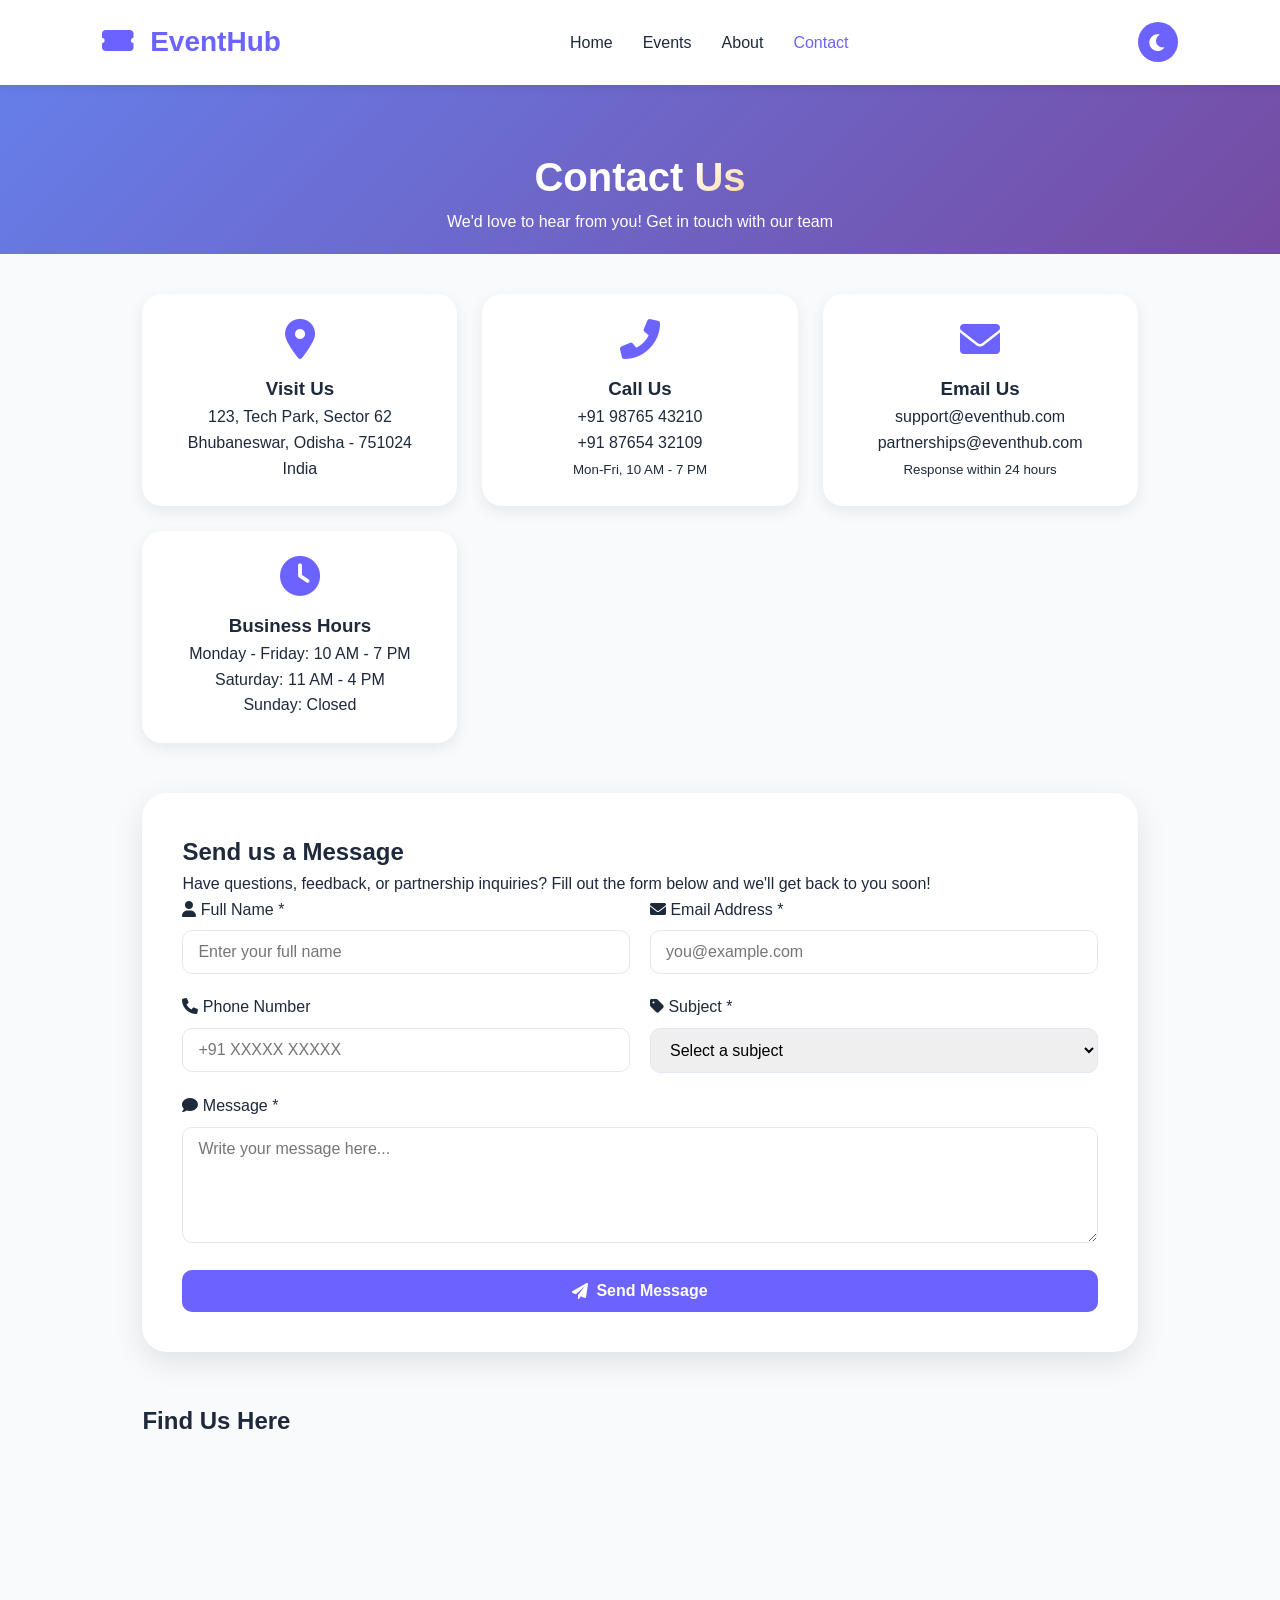
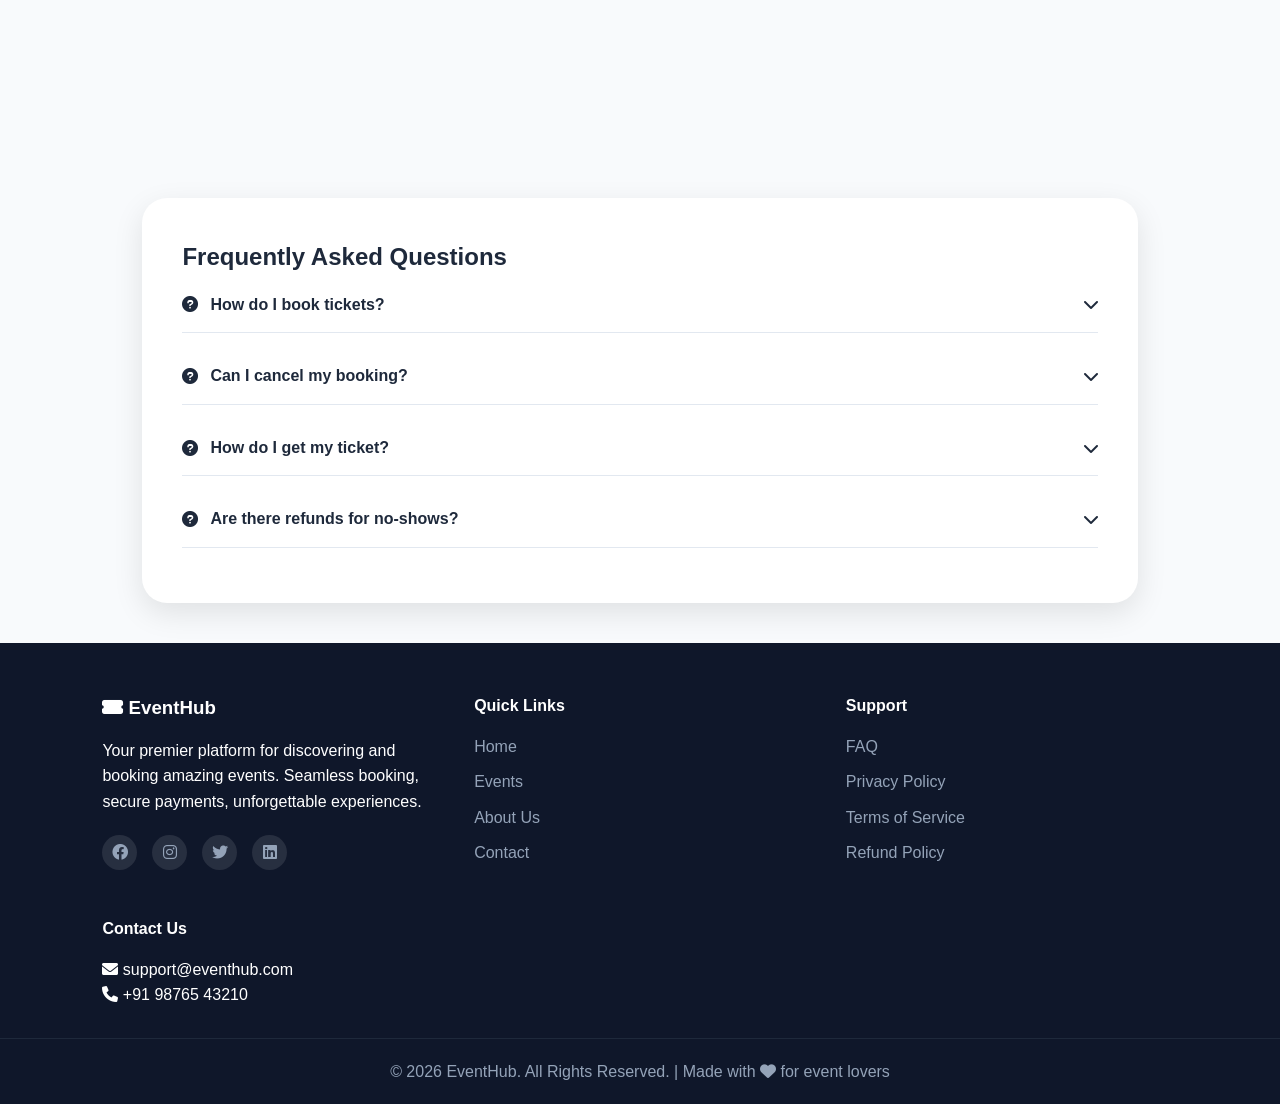
<file: contact.html>
<!DOCTYPE html>
<html lang="en">
<head>
    <meta charset="UTF-8">
    <meta name="viewport" content="width=device-width, initial-scale=1.0">
    <title>Contact Us | EventHub</title>
    <link rel="stylesheet" href="css/style.css">
    <link rel="stylesheet" href="css/dark-mode.css">
    <link rel="stylesheet" href="css/toast.css">
    <link rel="stylesheet" href="https://cdnjs.cloudflare.com/ajax/libs/font-awesome/6.0.0-beta3/css/all.min.css">
</head>
<body>

    <nav class="navbar">
        <div class="logo">
            <i class="fas fa-ticket-alt"></i> EventHub
        </div>
        <ul class="nav-links">
            <li><a href="index.html">Home</a></li>
            <li><a href="events.html">Events</a></li>
            <li><a href="about.html">About</a></li>
            <li><a href="contact.html" class="active">Contact</a></li>
        </ul>
        <button class="dark-mode-toggle" id="darkModeToggle">
            <i class="fas fa-moon"></i>
        </button>
    </nav>

    <section class="page-header">
        <h1>Contact <span class="gradient-text">Us</span></h1>
        <p>We'd love to hear from you! Get in touch with our team</p>
    </section>

    <section class="contact-section">
        <div class="contact-container">
            <div class="contact-info">
                <div class="info-card">
                    <i class="fas fa-map-marker-alt"></i>
                    <h3>Visit Us</h3>
                    <p>123, Tech Park, Sector 62<br>Bhubaneswar, Odisha - 751024<br>India</p>
                </div>
                <div class="info-card">
                    <i class="fas fa-phone-alt"></i>
                    <h3>Call Us</h3>
                    <p>+91 98765 43210<br>+91 87654 32109</p>
                    <p><small>Mon-Fri, 10 AM - 7 PM</small></p>
                </div>
                <div class="info-card">
                    <i class="fas fa-envelope"></i>
                    <h3>Email Us</h3>
                    <p>support@eventhub.com<br>partnerships@eventhub.com</p>
                    <p><small>Response within 24 hours</small></p>
                </div>
                <div class="info-card">
                    <i class="fas fa-clock"></i>
                    <h3>Business Hours</h3>
                    <p>Monday - Friday: 10 AM - 7 PM<br>Saturday: 11 AM - 4 PM<br>Sunday: Closed</p>
                </div>
            </div>

            <div class="contact-form-wrapper">
                <h2>Send us a Message</h2>
                <p>Have questions, feedback, or partnership inquiries? Fill out the form below and we'll get back to you soon!</p>
                
                <form id="contactForm" class="contact-form">
                    <div class="form-row">
                        <div class="form-group">
                            <label><i class="fas fa-user"></i> Full Name *</label>
                            <input type="text" id="contactName" placeholder="Enter your full name" required>
                        </div>
                        <div class="form-group">
                            <label><i class="fas fa-envelope"></i> Email Address *</label>
                            <input type="email" id="contactEmail" placeholder="you@example.com" required>
                        </div>
                    </div>
                    
                    <div class="form-row">
                        <div class="form-group">
                            <label><i class="fas fa-phone"></i> Phone Number</label>
                            <input type="tel" id="contactPhone" placeholder="+91 XXXXX XXXXX">
                        </div>
                        <div class="form-group">
                            <label><i class="fas fa-tag"></i> Subject *</label>
                            <select id="contactSubject" required>
                                <option value="">Select a subject</option>
                                <option value="General Inquiry">General Inquiry</option>
                                <option value="Booking Support">Booking Support</option>
                                <option value="Partnership">Partnership Opportunity</option>
                                <option value="Feedback">Feedback / Suggestion</option>
                                <option value="Complaint">Report an Issue</option>
                            </select>
                        </div>
                    </div>
                    
                    <div class="form-group">
                        <label><i class="fas fa-comment"></i> Message *</label>
                        <textarea id="contactMessage" rows="5" placeholder="Write your message here..." required></textarea>
                    </div>
                    
                    <button type="submit" class="btn btn-primary btn-block">
                        <i class="fas fa-paper-plane"></i> Send Message
                    </button>
                </form>
            </div>

            <div class="map-section">
                <h2>Find Us Here</h2>
                <div class="map-container">
                    <iframe 
                        src="https://www.google.com/maps/embed?pb=!1m18!1m12!1m3!1d3742.123456789012!2d85.8177!3d20.2961!2m3!1f0!2f0!3f0!3m2!1i1024!2i768!4f13.1!3m3!1m2!1s0x3a1909d2d5170aa5%3A0xfc580e2b68b1fa8!2sBhubaneswar%2C%20Odisha!5e0!3m2!1sen!2sin!4v1700000000000!5m2!1sen!2sin" 
                        width="100%" 
                        height="300" 
                        style="border:0; border-radius: 15px;" 
                        allowfullscreen="" 
                        loading="lazy">
                    </iframe>
                </div>
            </div>

            <div class="faq-section">
                <h2>Frequently Asked Questions</h2>
                <div class="faq-grid">
                    <div class="faq-item">
                        <div class="faq-question">
                            <i class="fas fa-question-circle"></i>
                            <span>How do I book tickets?</span>
                            <i class="fas fa-chevron-down"></i>
                        </div>
                        <div class="faq-answer">
                            Simply browse events, click on "View Details", then "Book Now", fill in your details, and complete the checkout process.
                        </div>
                    </div>
                    <div class="faq-item">
                        <div class="faq-question">
                            <i class="fas fa-question-circle"></i>
                            <span>Can I cancel my booking?</span>
                            <i class="fas fa-chevron-down"></i>
                        </div>
                        <div class="faq-answer">
                            Yes, cancellations are allowed up to 48 hours before the event. A small cancellation fee may apply.
                        </div>
                    </div>
                    <div class="faq-item">
                        <div class="faq-question">
                            <i class="fas fa-question-circle"></i>
                            <span>How do I get my ticket?</span>
                            <i class="fas fa-chevron-down"></i>
                        </div>
                        <div class="faq-answer">
                            After successful booking, you can download your ticket from the confirmation page. You'll also receive an email with your ticket.
                        </div>
                    </div>
                    <div class="faq-item">
                        <div class="faq-question">
                            <i class="fas fa-question-circle"></i>
                            <span>Are there refunds for no-shows?</span>
                            <i class="fas fa-chevron-down"></i>
                        </div>
                        <div class="faq-answer">
                            No refunds are provided for no-shows. Please cancel before the deadline if you cannot attend.
                        </div>
                    </div>
                </div>
            </div>
        </div>
    </section>

    <footer>
        <div class="footer-content">
            <div class="footer-section">
                <h3><i class="fas fa-ticket-alt"></i> EventHub</h3>
                <p>Your premier platform for discovering and booking amazing events. Seamless booking, secure payments, unforgettable experiences.</p>
                <div class="social-links">
                    <a href="#"><i class="fab fa-facebook"></i></a>
                    <a href="#"><i class="fab fa-instagram"></i></a>
                    <a href="#"><i class="fab fa-twitter"></i></a>
                    <a href="#"><i class="fab fa-linkedin"></i></a>
                </div>
            </div>
            <div class="footer-section">
                <h4>Quick Links</h4>
                <ul>
                    <li><a href="index.html">Home</a></li>
                    <li><a href="events.html">Events</a></li>
                    <li><a href="about.html">About Us</a></li>
                    <li><a href="contact.html">Contact</a></li>
                </ul>
            </div>
            <div class="footer-section">
                <h4>Support</h4>
                <ul>
                    <li><a href="#">FAQ</a></li>
                    <li><a href="#">Privacy Policy</a></li>
                    <li><a href="#">Terms of Service</a></li>
                    <li><a href="#">Refund Policy</a></li>
                </ul>
            </div>
            <div class="footer-section">
                <h4>Contact Us</h4>
                <p><i class="fas fa-envelope"></i> support@eventhub.com</p>
                <p><i class="fas fa-phone"></i> +91 98765 43210</p>
            </div>
        </div>
        <div class="footer-bottom">
            <p>&copy; 2026 EventHub. All Rights Reserved. | Made with <i class="fas fa-heart"></i> for event lovers</p>
        </div>
    </footer>

    <script src="js/toast.js"></script>
    <script>
        // Dark mode toggle
        function initDarkMode() {
            const toggleBtn = document.getElementById('darkModeToggle');
            if (!toggleBtn) return;
            
            const isDark = localStorage.getItem('darkMode') === 'true';
            if (isDark) {
                document.body.classList.add('dark-mode');
                toggleBtn.innerHTML = '<i class="fas fa-sun"></i>';
            }
            
            toggleBtn.addEventListener('click', () => {
                document.body.classList.toggle('dark-mode');
                const isDarkNow = document.body.classList.contains('dark-mode');
                localStorage.setItem('darkMode', isDarkNow);
                toggleBtn.innerHTML = isDarkNow ? '<i class="fas fa-sun"></i>' : '<i class="fas fa-moon"></i>';
                if (window.toast) toast.success(isDarkNow ? 'Dark mode enabled 🌙' : 'Light mode enabled ☀️');
            });
        }
        
        initDarkMode();
        
        // Contact Form Handler
        const contactForm = document.getElementById('contactForm');
        if (contactForm) {
            contactForm.addEventListener('submit', function(e) {
                e.preventDefault();
                
                const name = document.getElementById('contactName').value.trim();
                const email = document.getElementById('contactEmail').value.trim();
                const phone = document.getElementById('contactPhone').value.trim();
                const subject = document.getElementById('contactSubject').value;
                const message = document.getElementById('contactMessage').value.trim();
                
                if (!name || !email || !subject || !message) {
                    if (window.toast) {
                        toast.error('Please fill in all required fields', 'Missing Information');
                    }
                    return;
                }
                
                if (!email.includes('@')) {
                    if (window.toast) {
                        toast.error('Please enter a valid email address', 'Invalid Email');
                    }
                    return;
                }
                
                if (window.toast) {
                    toast.success(`Thank you ${name}! We'll get back to you soon.`, 'Message Sent!');
                }
                
                contactForm.reset();
            });
        }
        
        // FAQ Accordion
        const faqItems = document.querySelectorAll('.faq-item');
        faqItems.forEach(item => {
            const question = item.querySelector('.faq-question');
            const answer = item.querySelector('.faq-answer');
            const icon = question.querySelector('.fa-chevron-down');
            
            answer.style.display = 'none';
            
            question.addEventListener('click', () => {
                const isOpen = answer.style.display === 'block';
                answer.style.display = isOpen ? 'none' : 'block';
                icon.style.transform = isOpen ? 'rotate(0deg)' : 'rotate(180deg)';
            });
        });
        
        // Animation on scroll
        const observerOptions = {
            threshold: 0.1,
            rootMargin: '0px 0px -50px 0px'
        };
        
        const observer = new IntersectionObserver((entries) => {
            entries.forEach(entry => {
                if (entry.isIntersecting) {
                    entry.target.style.opacity = '1';
                    entry.target.style.transform = 'translateY(0)';
                }
            });
        }, observerOptions);
        
        document.querySelectorAll('.info-card, .faq-item').forEach(el => {
            el.style.opacity = '0';
            el.style.transform = 'translateY(30px)';
            el.style.transition = 'all 0.6s ease';
            observer.observe(el);
        });
    </script>
    <style>
        /* Additional styles for About and Contact pages */
        .about-container, .contact-container {
            max-width: 1200px;
            margin: 0 auto;
            padding: 40px 8%;
        }
        
        .about-story {
            display: grid;
            grid-template-columns: 1fr 1fr;
            gap: 50px;
            align-items: center;
            margin-bottom: 60px;
        }
        
        .about-image {
            background: linear-gradient(135deg, var(--primary) 0%, var(--primary-dark) 100%);
            border-radius: 30px;
            padding: 60px;
            text-align: center;
        }
        
        .about-image i {
            font-size: 6rem;
            color: white;
        }
        
        .mission-vision {
            display: grid;
            grid-template-columns: 1fr 1fr;
            gap: 30px;
            margin-bottom: 60px;
        }
        
        .mission-card, .vision-card {
            background: white;
            padding: 30px;
            border-radius: 20px;
            text-align: center;
            box-shadow: 0 5px 15px rgba(0,0,0,0.08);
            transition: 0.3s;
        }
        
        body.dark-mode .mission-card,
        body.dark-mode .vision-card {
            background: #1e293b;
        }
        
        .mission-card i, .vision-card i {
            font-size: 3rem;
            color: var(--primary);
            margin-bottom: 15px;
        }
        
        .values-grid, .team-grid, .stats-grid {
            display: grid;
            grid-template-columns: repeat(auto-fit, minmax(250px, 1fr));
            gap: 30px;
            margin: 40px 0;
        }
        
        .value-card, .team-card, .stat-item {
            background: white;
            padding: 25px;
            border-radius: 20px;
            text-align: center;
            box-shadow: 0 5px 15px rgba(0,0,0,0.08);
            transition: 0.3s;
        }
        
        body.dark-mode .value-card,
        body.dark-mode .team-card,
        body.dark-mode .stat-item {
            background: #1e293b;
        }
        
        .value-card i, .team-card i {
            font-size: 2.5rem;
            color: var(--primary);
            margin-bottom: 15px;
        }
        
        .stat-number {
            font-size: 2.5rem;
            font-weight: bold;
            color: var(--primary);
            display: block;
        }
        
        .contact-info {
            display: grid;
            grid-template-columns: repeat(auto-fit, minmax(250px, 1fr));
            gap: 25px;
            margin-bottom: 50px;
        }
        
        .info-card {
            background: white;
            padding: 25px;
            border-radius: 20px;
            text-align: center;
            box-shadow: 0 5px 15px rgba(0,0,0,0.08);
        }
        
        body.dark-mode .info-card {
            background: #1e293b;
        }
        
        .info-card i {
            font-size: 2.5rem;
            color: var(--primary);
            margin-bottom: 15px;
        }
        
        .contact-form-wrapper {
            background: white;
            padding: 40px;
            border-radius: 25px;
            box-shadow: 0 10px 30px rgba(0,0,0,0.1);
            margin-bottom: 50px;
        }
        
        body.dark-mode .contact-form-wrapper {
            background: #1e293b;
        }
        
        .contact-form textarea {
            width: 100%;
            padding: 12px 15px;
            border: 1px solid #e2e8f0;
            border-radius: 10px;
            font-size: 16px;
            resize: vertical;
        }
        
        body.dark-mode .contact-form textarea,
        body.dark-mode .contact-form input,
        body.dark-mode .contact-form select {
            background: #0f172a;
            border-color: #475569;
            color: #f1f5f9;
        }
        
        .map-section {
            margin-bottom: 50px;
        }
        
        .faq-section {
            background: white;
            padding: 40px;
            border-radius: 25px;
            box-shadow: 0 10px 30px rgba(0,0,0,0.1);
        }
        
        body.dark-mode .faq-section {
            background: #1e293b;
        }
        
        .faq-item {
            border-bottom: 1px solid #e2e8f0;
            margin-bottom: 15px;
        }
        
        body.dark-mode .faq-item {
            border-color: #475569;
        }
        
        .faq-question {
            display: flex;
            align-items: center;
            gap: 12px;
            padding: 15px 0;
            cursor: pointer;
            font-weight: 600;
        }
        
        .faq-question .fa-chevron-down {
            margin-left: auto;
            transition: 0.3s;
        }
        
        .faq-answer {
            padding: 0 0 15px 30px;
            color: var(--gray);
            line-height: 1.6;
        }
        
        @media (max-width: 768px) {
            .about-story {
                grid-template-columns: 1fr;
            }
            .mission-vision {
                grid-template-columns: 1fr;
            }
            .contact-form-wrapper {
                padding: 25px;
            }
        }
    </style>
</body>
</html>
</file>
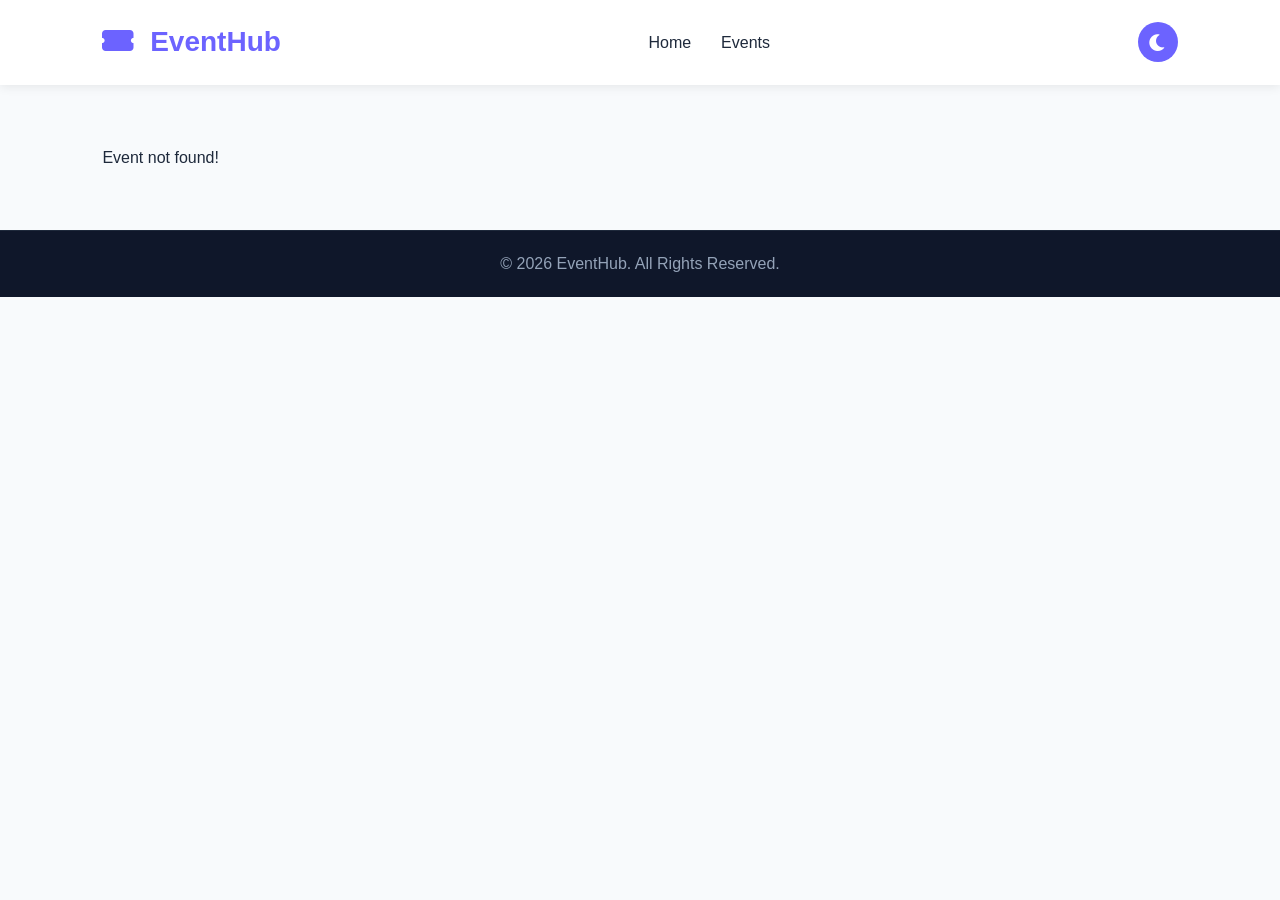
<file: event-details.html>
<!DOCTYPE html>
<html lang="en">
<head>
    <meta charset="UTF-8">
    <meta name="viewport" content="width=device-width, initial-scale=1.0">
    <title>Event Details | EventHub</title>
    <link rel="stylesheet" href="css/style.css">
    <link rel="stylesheet" href="css/dark-mode.css">
    <link rel="stylesheet" href="css/toast.css">
    <link rel="stylesheet" href="css/skeleton.css">
    <link rel="stylesheet" href="https://cdnjs.cloudflare.com/ajax/libs/font-awesome/6.0.0-beta3/css/all.min.css">
</head>
<body>

    <nav class="navbar">
        <div class="logo">
            <i class="fas fa-ticket-alt"></i> EventHub
        </div>
        <ul class="nav-links">
            <li><a href="index.html">Home</a></li>
            <li><a href="events.html">Events</a></li>
        </ul>
        <button class="dark-mode-toggle" id="darkModeToggle">
            <i class="fas fa-moon"></i>
        </button>
    </nav>

    <section class="event-details">
        <div id="eventDetails"></div>
    </section>

    <footer>
        <div class="footer-bottom">
            <p>&copy; 2026 EventHub. All Rights Reserved.</p>
        </div>
    </footer>

    <script src="js/toast.js"></script>
    <script src="js/calendar.js"></script>
    <script src="js/events.js"></script>
</body>
</html>
</file>
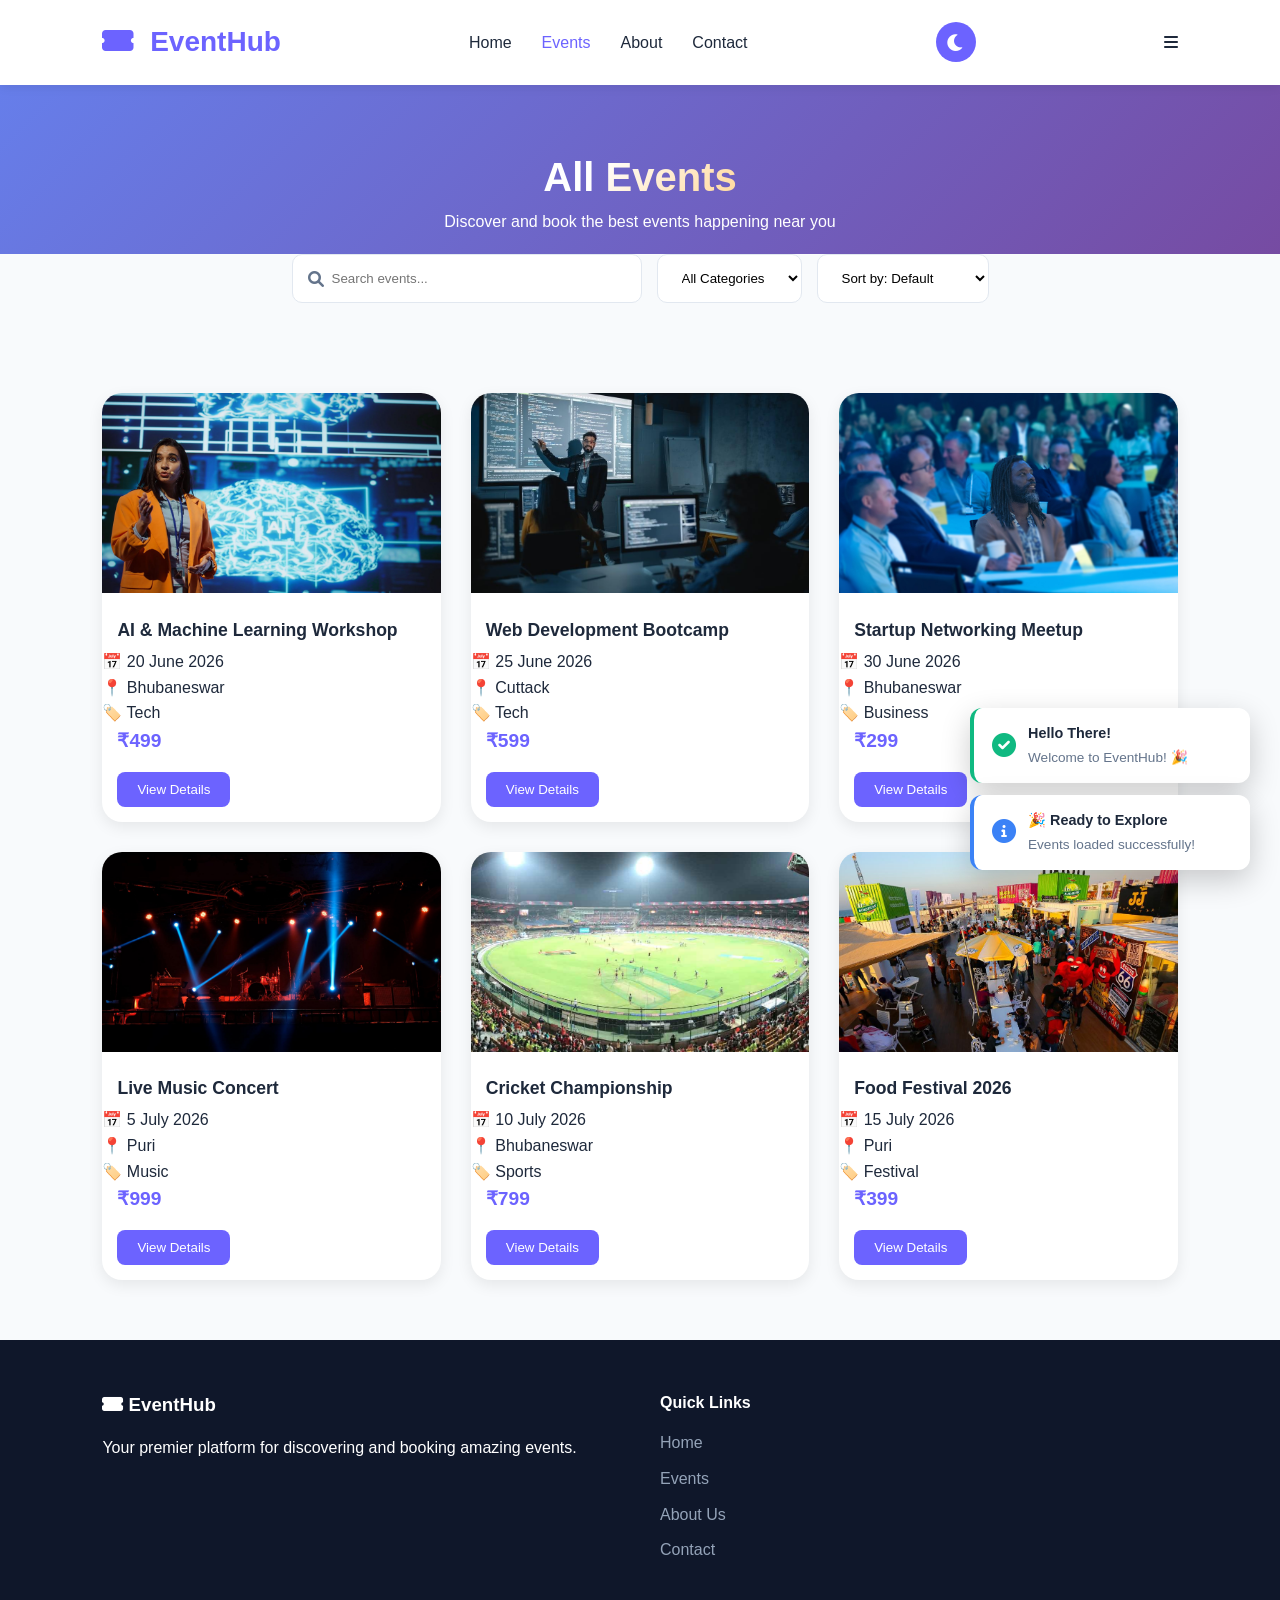
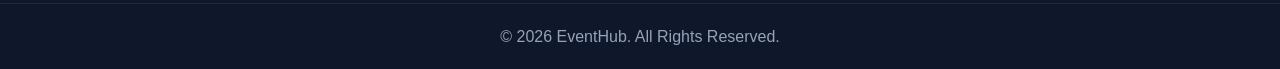
<file: events.html>
<!DOCTYPE html>
<html lang="en">
<head>
    <meta charset="UTF-8">
    <meta name="viewport" content="width=device-width, initial-scale=1.0">
    <title>All Events | EventHub</title>
    <link rel="stylesheet" href="css/style.css">
    <link rel="stylesheet" href="css/dark-mode.css">
    <link rel="stylesheet" href="css/toast.css">
    <link rel="stylesheet" href="css/skeleton.css">
    <link rel="stylesheet" href="https://cdnjs.cloudflare.com/ajax/libs/font-awesome/6.0.0-beta3/css/all.min.css">
</head>
<body>

    <nav class="navbar">
        <div class="logo">
            <i class="fas fa-ticket-alt"></i> EventHub
        </div>
        <ul class="nav-links">
            <li><a href="index.html">Home</a></li>
            <li><a href="events.html" class="active">Events</a></li>
            <li><a href="about.html">About</a></li>
            <li><a href="contact.html">Contact</a></li>
        </ul>
        <button class="dark-mode-toggle" id="darkModeToggle">
            <i class="fas fa-moon"></i>
        </button>
        <div class="mobile-menu">
            <i class="fas fa-bars"></i>
        </div>
    </nav>

    <section class="page-header">
        <h1>All <span class="gradient-text">Events</span></h1>
        <p>Discover and book the best events happening near you</p>
    </section>

    <section class="filter-section">
        <div class="filter-container">
            <div class="search-box">
                <i class="fas fa-search"></i>
                <input type="text" id="searchInput" placeholder="Search events...">
            </div>
            <select id="categoryFilter" class="filter-select">
                <option value="all">All Categories</option>
                <option value="Tech">Technology</option>
                <option value="Business">Business</option>
                <option value="Music">Music</option>
                <option value="Sports">Sports</option>
                <option value="Festival">Festival</option>
            </select>
            <select id="sortFilter" class="filter-select">
                <option value="default">Sort by: Default</option>
                <option value="priceLow">Price: Low to High</option>
                <option value="priceHigh">Price: High to Low</option>
                <option value="date">Date: Earliest First</option>
            </select>
        </div>
    </section>

    <section class="events">
        <div id="eventContainer" class="event-container">
            <!-- Events loaded dynamically -->
        </div>
    </section>

    <footer>
        <div class="footer-content">
            <div class="footer-section">
                <h3><i class="fas fa-ticket-alt"></i> EventHub</h3>
                <p>Your premier platform for discovering and booking amazing events.</p>
            </div>
            <div class="footer-section">
                <h4>Quick Links</h4>
                <ul>
                    <li><a href="index.html">Home</a></li>
                    <li><a href="events.html">Events</a></li>
                    <li><a href="about.html">About Us</a></li>
                    <li><a href="contact.html">Contact</a></li>
                </ul>
            </div>
        </div>
        <div class="footer-bottom">
            <p>&copy; 2026 EventHub. All Rights Reserved.</p>
        </div>
    </footer>

    <script src="js/toast.js"></script>
    <script src="js/script.js"></script>
    <script src="js/events.js"></script>
</body>
</html>
</file>
<file: css/style.css>
* {
    margin: 0;
    padding: 0;
    box-sizing: border-box;
    font-family: 'Segoe UI', Tahoma, Geneva, Verdana, sans-serif;
}

:root {
    --primary: #6c63ff;
    --primary-dark: #564df0;
    --primary-light: #8b84ff;
    --secondary: #ff6584;
    --dark: #1e293b;
    --light: #f8fafc;
    --gray: #64748b;
    --success: #10b981;
    --warning: #f59e0b;
    --danger: #ef4444;
}

body {
    background: var(--light);
    color: var(--dark);
    line-height: 1.6;
}

/* Navbar */
.navbar {
    display: flex;
    justify-content: space-between;
    align-items: center;
    padding: 20px 8%;
    background: white;
    box-shadow: 0 2px 10px rgba(0, 0, 0, 0.08);
    position: sticky;
    top: 0;
    z-index: 1000;
}

.logo {
    font-size: 28px;
    font-weight: bold;
    color: var(--primary);
}

.logo i {
    margin-right: 8px;
}

.nav-links {
    display: flex;
    gap: 30px;
    list-style: none;
}

.nav-links a {
    text-decoration: none;
    color: var(--dark);
    font-weight: 500;
    transition: 0.3s;
}

.nav-links a:hover,
.nav-links a.active {
    color: var(--primary);
}

/* Buttons */
.btn {
    display: inline-flex;
    align-items: center;
    gap: 8px;
    padding: 12px 28px;
    border-radius: 10px;
    text-decoration: none;
    font-weight: 600;
    transition: 0.3s;
    cursor: pointer;
    border: none;
    font-size: 16px;
}

.btn-primary {
    background: var(--primary);
    color: white;
}

.btn-primary:hover {
    background: var(--primary-dark);
    transform: translateY(-2px);
    box-shadow: 0 5px 20px rgba(108, 99, 255, 0.3);
}

.btn-outline {
    background: transparent;
    color: var(--primary);
    border: 2px solid var(--primary);
}

.btn-outline:hover {
    background: var(--primary);
    color: white;
}

.btn-block {
    width: 100%;
    justify-content: center;
}

/* Hero Section */
.hero {
    display: flex;
    align-items: center;
    justify-content: space-between;
    padding: 60px 8%;
    gap: 50px;
    background: linear-gradient(135deg, #667eea 0%, #764ba2 100%);
    color: white;
}

.hero-content {
    flex: 1;
}

.hero-badge {
    background: rgba(255, 255, 255, 0.2);
    padding: 5px 15px;
    border-radius: 25px;
    font-size: 14px;
    display: inline-block;
    margin-bottom: 20px;
}

.hero-content h1 {
    font-size: 3.5rem;
    margin-bottom: 20px;
    line-height: 1.2;
}

.gradient-text {
    background: linear-gradient(135deg, #fff 0%, #ffd89b 100%);
    -webkit-background-clip: text;
    background-clip: text;
    color: transparent;
}

.hero-content p {
    font-size: 1.1rem;
    margin-bottom: 30px;
    opacity: 0.9;
}

.hero-buttons {
    display: flex;
    gap: 15px;
    margin-bottom: 40px;
}

.stats {
    display: flex;
    gap: 40px;
}

.stat h3 {
    font-size: 1.8rem;
    font-weight: bold;
}

.stat p {
    font-size: 0.9rem;
    opacity: 0.8;
    margin: 0;
}

.hero-image {
    flex: 1;
    position: relative;
}

.hero-image img {
    width: 100%;
    border-radius: 30px;
    box-shadow: 0 20px 40px rgba(0, 0, 0, 0.2);
}

.floating-card {
    position: absolute;
    background: white;
    padding: 12px 20px;
    border-radius: 50px;
    display: flex;
    align-items: center;
    gap: 10px;
    box-shadow: 0 10px 20px rgba(0, 0, 0, 0.1);
    color: var(--dark);
}

.card-1 {
    top: 20%;
    left: -20px;
}

.card-2 {
    bottom: 20%;
    right: -20px;
}

/* Categories */
.categories {
    padding: 80px 8%;
    background: white;
}

.section-header {
    text-align: center;
    margin-bottom: 50px;
}

.section-header h2 {
    font-size: 2.5rem;
    margin-bottom: 10px;
}

.section-header p {
    color: var(--gray);
}

.category-container {
    display: grid;
    grid-template-columns: repeat(auto-fit, minmax(180px, 1fr));
    gap: 25px;
}

.category-card {
    text-align: center;
    padding: 30px;
    background: var(--light);
    border-radius: 20px;
    transition: 0.3s;
    cursor: pointer;
}

.category-card:hover {
    transform: translateY(-5px);
    box-shadow: 0 10px 25px rgba(0, 0, 0, 0.1);
}

.category-card i {
    font-size: 2.5rem;
    color: var(--primary);
    margin-bottom: 15px;
}

.category-card h3 {
    margin-bottom: 5px;
}

.category-card p {
    color: var(--gray);
    font-size: 0.9rem;
}

/* Events Section */
.events {
    padding: 60px 8%;
}

.event-container {
    display: grid;
    grid-template-columns: repeat(auto-fit, minmax(300px, 1fr));
    gap: 30px;
}

.event-card {
    background: white;
    border-radius: 20px;
    overflow: hidden;
    box-shadow: 0 5px 15px rgba(0, 0, 0, 0.08);
    transition: 0.3s;
}

.event-card:hover {
    transform: translateY(-5px);
    box-shadow: 0 15px 30px rgba(0, 0, 0, 0.15);
}

.event-card img {
    width: 100%;
    height: 200px;
    object-fit: cover;
}

.event-card h3 {
    padding: 15px 15px 5px;
    font-size: 1.1rem;
}

.event-card .price {
    color: var(--primary);
    font-weight: bold;
    font-size: 1.2rem;
    padding: 0 15px;
}

.event-card button {
    margin: 15px;
    padding: 10px 20px;
    background: var(--primary);
    color: white;
    border: none;
    border-radius: 8px;
    cursor: pointer;
    transition: 0.3s;
}

.event-card button:hover {
    background: var(--primary-dark);
}

/* Event Details */
.event-details {
    padding: 60px 8%;
}

.details-card {
    background: white;
    border-radius: 25px;
    overflow: hidden;
    box-shadow: 0 10px 30px rgba(0, 0, 0, 0.1);
}

.details-card img {
    width: 100%;
    height: 400px;
    object-fit: cover;
}

.details-card h1 {
    padding: 25px 30px 10px;
    font-size: 2rem;
}

.details-card p {
    padding: 0 30px;
    color: var(--gray);
}

.details-card h3 {
    padding: 10px 30px;
}

.details-card h2 {
    padding: 10px 30px;
    color: var(--primary);
    font-size: 2rem;
}

.details-card .btn {
    margin: 20px 30px 40px;
}

/* Booking Form */
.booking {
    max-width: 700px;
    margin: 60px auto;
    background: white;
    padding: 40px;
    border-radius: 25px;
    box-shadow: 0 10px 40px rgba(0, 0, 0, 0.1);
}

.booking-header {
    text-align: center;
    margin-bottom: 30px;
}

.booking-header i {
    font-size: 3rem;
    color: var(--primary);
}

.booking-header h1 {
    margin: 10px 0;
}

.event-summary {
    background: var(--light);
    padding: 15px;
    border-radius: 12px;
    margin-bottom: 25px;
    text-align: center;
}

.form-group {
    margin-bottom: 20px;
}

.form-group label {
    display: block;
    margin-bottom: 8px;
    font-weight: 500;
}

.form-group input,
.form-group select {
    width: 100%;
    padding: 12px 15px;
    border: 1px solid #e2e8f0;
    border-radius: 10px;
    font-size: 16px;
    transition: 0.3s;
}

.form-group input:focus,
.form-group select:focus {
    outline: none;
    border-color: var(--primary);
    box-shadow: 0 0 0 3px rgba(108, 99, 255, 0.1);
}

.form-row {
    display: grid;
    grid-template-columns: 1fr 1fr;
    gap: 20px;
}

.price-breakdown {
    background: var(--light);
    padding: 20px;
    border-radius: 12px;
    margin: 20px 0;
}

.price-row {
    display: flex;
    justify-content: space-between;
    padding: 8px 0;
}

.price-row.total {
    font-weight: bold;
    font-size: 1.2rem;
    border-top: 2px solid #e2e8f0;
    margin-top: 8px;
    padding-top: 12px;
}

/* Checkout */
.checkout-container {
    max-width: 700px;
    margin: 60px auto;
}

.checkout-wrapper {
    background: white;
    border-radius: 25px;
    padding: 40px;
    box-shadow: 0 10px 40px rgba(0, 0, 0, 0.1);
}

.checkout-header {
    text-align: center;
    margin-bottom: 30px;
}

.checkout-header i {
    font-size: 3rem;
    color: var(--success);
}

.checkout-details {
    background: var(--light);
    padding: 20px;
    border-radius: 15px;
    margin-bottom: 25px;
}

.payment-methods {
    margin: 25px 0;
}

.payment-options {
    display: flex;
    gap: 15px;
    margin-top: 15px;
    flex-wrap: wrap;
}

.payment-option {
    display: flex;
    align-items: center;
    gap: 8px;
    padding: 12px 20px;
    border: 2px solid #e2e8f0;
    border-radius: 10px;
    cursor: pointer;
    transition: 0.3s;
}

.payment-option:hover {
    border-color: var(--primary);
}

.payment-option input {
    margin: 0;
}

/* Confirmation */
.confirmation-container {
    min-height: 100vh;
    display: flex;
    align-items: center;
    justify-content: center;
    background: linear-gradient(135deg, #667eea 0%, #764ba2 100%);
    padding: 20px;
}

.confirmation-card {
    background: white;
    border-radius: 30px;
    padding: 50px;
    text-align: center;
    max-width: 600px;
    animation: slideUp 0.5s ease;
}

@keyframes slideUp {
    from {
        opacity: 0;
        transform: translateY(30px);
    }
    to {
        opacity: 1;
        transform: translateY(0);
    }
}

.success-animation i {
    font-size: 5rem;
    color: var(--success);
}

.booking-summary {
    background: var(--light);
    padding: 20px;
    border-radius: 15px;
    margin: 25px 0;
    text-align: left;
}

.confirmation-actions {
    display: flex;
    gap: 15px;
    justify-content: center;
    flex-wrap: wrap;
}

/* Filter Section */
.filter-section {
    padding: 0 8% 30px;
}

.filter-container {
    display: flex;
    gap: 15px;
    flex-wrap: wrap;
    justify-content: center;
}

.search-box {
    display: flex;
    align-items: center;
    background: white;
    border: 1px solid #e2e8f0;
    border-radius: 10px;
    padding: 8px 15px;
    flex: 1;
    max-width: 350px;
}

.search-box i {
    color: var(--gray);
}

.search-box input {
    border: none;
    padding: 8px;
    width: 100%;
    outline: none;
}

.filter-select {
    padding: 10px 20px;
    border: 1px solid #e2e8f0;
    border-radius: 10px;
    background: white;
    cursor: pointer;
}

.page-header {
    text-align: center;
    padding: 60px 8% 20px;
    background: linear-gradient(135deg, #667eea 0%, #764ba2 100%);
    color: white;
}

.page-header h1 {
    font-size: 2.5rem;
}

/* CTA Section */
.cta {
    background: linear-gradient(135deg, var(--primary) 0%, var(--primary-dark) 100%);
    color: white;
    text-align: center;
    padding: 80px 8%;
    margin: 40px 0 0;
}

.cta-content h2 {
    font-size: 2rem;
    margin-bottom: 15px;
}

.cta-content p {
    margin-bottom: 30px;
    opacity: 0.9;
}

.view-all {
    text-align: center;
    margin-top: 40px;
}

/* Footer */
footer {
    background: #0f172a;
    color: white;
    margin-top: 0;
}

.footer-content {
    display: grid;
    grid-template-columns: repeat(auto-fit, minmax(250px, 1fr));
    gap: 40px;
    padding: 50px 8% 30px;
}

.footer-section h3,
.footer-section h4 {
    margin-bottom: 15px;
}

.footer-section ul {
    list-style: none;
}

.footer-section ul li {
    margin-bottom: 10px;
}

.footer-section a {
    color: #94a3b8;
    text-decoration: none;
    transition: 0.3s;
}

.footer-section a:hover {
    color: var(--primary);
}

.social-links {
    display: flex;
    gap: 15px;
    margin-top: 20px;
}

.social-links a {
    display: inline-flex;
    align-items: center;
    justify-content: center;
    width: 35px;
    height: 35px;
    background: rgba(255, 255, 255, 0.1);
    border-radius: 50%;
    transition: 0.3s;
}

.social-links a:hover {
    background: var(--primary);
    transform: translateY(-3px);
}

.footer-bottom {
    text-align: center;
    padding: 20px;
    border-top: 1px solid #1e293b;
    color: #94a3b8;
}

/* Responsive */
@media (max-width: 768px) {
    .navbar {
        flex-direction: column;
        gap: 15px;
    }

    .hero {
        flex-direction: column;
        text-align: center;
        padding: 40px 5%;
    }

    .hero-content h1 {
        font-size: 2rem;
    }

    .hero-buttons {
        justify-content: center;
    }

    .stats {
        justify-content: center;
    }

    .floating-card {
        display: none;
    }

    .form-row {
        grid-template-columns: 1fr;
    }

    .confirmation-card {
        padding: 30px;
        margin: 20px;
    }
}
</file>
<file: css/dark-mode.css>
/* Dark Mode Styles */
body.dark-mode {
    --dark: #f8fafc;
    --light: #1e293b;
    --gray: #94a3b8;
    background: #0f172a;
    color: #f1f5f9;
}

body.dark-mode .navbar,
body.dark-mode .category-card,
body.dark-mode .event-card,
body.dark-mode .details-card,
body.dark-mode .booking,
body.dark-mode .checkout-wrapper,
body.dark-mode .confirmation-card {
    background: #1e293b;
    box-shadow: 0 5px 20px rgba(0, 0, 0, 0.3);
}

body.dark-mode .navbar {
    background: #0f172a;
    border-bottom: 1px solid #334155;
}

body.dark-mode .nav-links a {
    color: #cbd5e1;
}

body.dark-mode .nav-links a:hover {
    color: var(--primary);
}

body.dark-mode .category-card {
    background: #1e293b;
}

body.dark-mode .search-box,
body.dark-mode .filter-select,
body.dark-mode .form-group input,
body.dark-mode .form-group select {
    background: #1e293b;
    border-color: #475569;
    color: #f1f5f9;
}

body.dark-mode .search-box input {
    background: transparent;
    color: #f1f5f9;
}

body.dark-mode .price-breakdown,
body.dark-mode .checkout-details,
body.dark-mode .event-summary,
body.dark-mode .booking-summary {
    background: #0f172a;
}

body.dark-mode .payment-option {
    border-color: #475569;
}

body.dark-mode .floating-card {
    background: #1e293b;
    color: #f1f5f9;
}

body.dark-mode footer {
    background: #020617;
}

/* Dark Mode Toggle Button */
.dark-mode-toggle {
    background: var(--light);
    border: none;
    cursor: pointer;
    font-size: 1.2rem;
    padding: 8px 12px;
    border-radius: 50%;
    transition: 0.3s;
    display: flex;
    align-items: center;
    justify-content: center;
    background: var(--primary);
    color: white;
    width: 40px;
    height: 40px;
}

.dark-mode-toggle:hover {
    transform: scale(1.1);
}
</file>
<file: css/toast.css>
/* Toast Notification Styles */
.toast-container {
    position: fixed;
    bottom: 30px;
    right: 30px;
    z-index: 9999;
    display: flex;
    flex-direction: column;
    gap: 12px;
}

.toast {
    min-width: 280px;
    max-width: 350px;
    background: white;
    border-radius: 12px;
    padding: 14px 18px;
    box-shadow: 0 10px 30px rgba(0, 0, 0, 0.2);
    display: flex;
    align-items: center;
    gap: 12px;
    animation: slideInRight 0.3s ease;
    position: relative;
    overflow: hidden;
}

@keyframes slideInRight {
    from {
        transform: translateX(100%);
        opacity: 0;
    }
    to {
        transform: translateX(0);
        opacity: 1;
    }
}

.toast-success {
    border-left: 4px solid #10b981;
}

.toast-success i {
    color: #10b981;
}

.toast-error {
    border-left: 4px solid #ef4444;
}

.toast-error i {
    color: #ef4444;
}

.toast-info {
    border-left: 4px solid #3b82f6;
}

.toast-info i {
    color: #3b82f6;
}

.toast-warning {
    border-left: 4px solid #f59e0b;
}

.toast-warning i {
    color: #f59e0b;
}

.toast-icon {
    font-size: 1.5rem;
}

.toast-content {
    flex: 1;
}

.toast-title {
    font-weight: 600;
    margin-bottom: 2px;
    font-size: 0.9rem;
}

.toast-message {
    font-size: 0.85rem;
    color: #64748b;
}

body.dark-mode .toast {
    background: #1e293b;
}

body.dark-mode .toast-message {
    color: #94a3b8;
}

.toast-progress {
    position: absolute;
    bottom: 0;
    left: 0;
    height: 3px;
    background: var(--primary);
    animation: progress 3s linear forwards;
}

@keyframes progress {
    from {
        width: 100%;
    }
    to {
        width: 0%;
    }
}

@media (max-width: 768px) {
    .toast-container {
        bottom: 20px;
        right: 20px;
        left: 20px;
    }
    
    .toast {
        width: auto;
        max-width: none;
    }
}
</file>
<file: css/skeleton.css>
/* Loading Skeleton Styles */
.skeleton {
    background: linear-gradient(90deg, #e2e8f0 25%, #f1f5f9 50%, #e2e8f0 75%);
    background-size: 200% 100%;
    animation: shimmer 1.5s infinite;
    border-radius: 8px;
}

@keyframes shimmer {
    0% {
        background-position: 200% 0;
    }
    100% {
        background-position: -200% 0;
    }
}

body.dark-mode .skeleton {
    background: linear-gradient(90deg, #334155 25%, #475569 50%, #334155 75%);
    background-size: 200% 100%;
}

.skeleton-card {
    background: white;
    border-radius: 20px;
    overflow: hidden;
    box-shadow: 0 5px 15px rgba(0, 0, 0, 0.08);
}

.skeleton-image {
    width: 100%;
    height: 200px;
    background: #e2e8f0;
}

.skeleton-title {
    height: 24px;
    width: 80%;
    margin: 15px;
}

.skeleton-text {
    height: 16px;
    width: 60%;
    margin: 10px 15px;
}

.skeleton-price {
    height: 20px;
    width: 40%;
    margin: 10px 15px;
}

.skeleton-button {
    height: 40px;
    width: calc(100% - 30px);
    margin: 15px;
    border-radius: 8px;
}

.event-container.skeleton-loading {
    display: grid;
    grid-template-columns: repeat(auto-fit, minmax(300px, 1fr));
    gap: 30px;
}

.details-skeleton .skeleton-image {
    height: 400px;
}

.details-skeleton .skeleton-title {
    width: 60%;
    margin: 25px 30px 15px;
}

.details-skeleton .skeleton-text {
    width: 90%;
    margin: 15px 30px;
    height: 80px;
}

.details-skeleton .skeleton-price {
    width: 30%;
    margin: 20px 30px;
    height: 40px;
}
</file>
